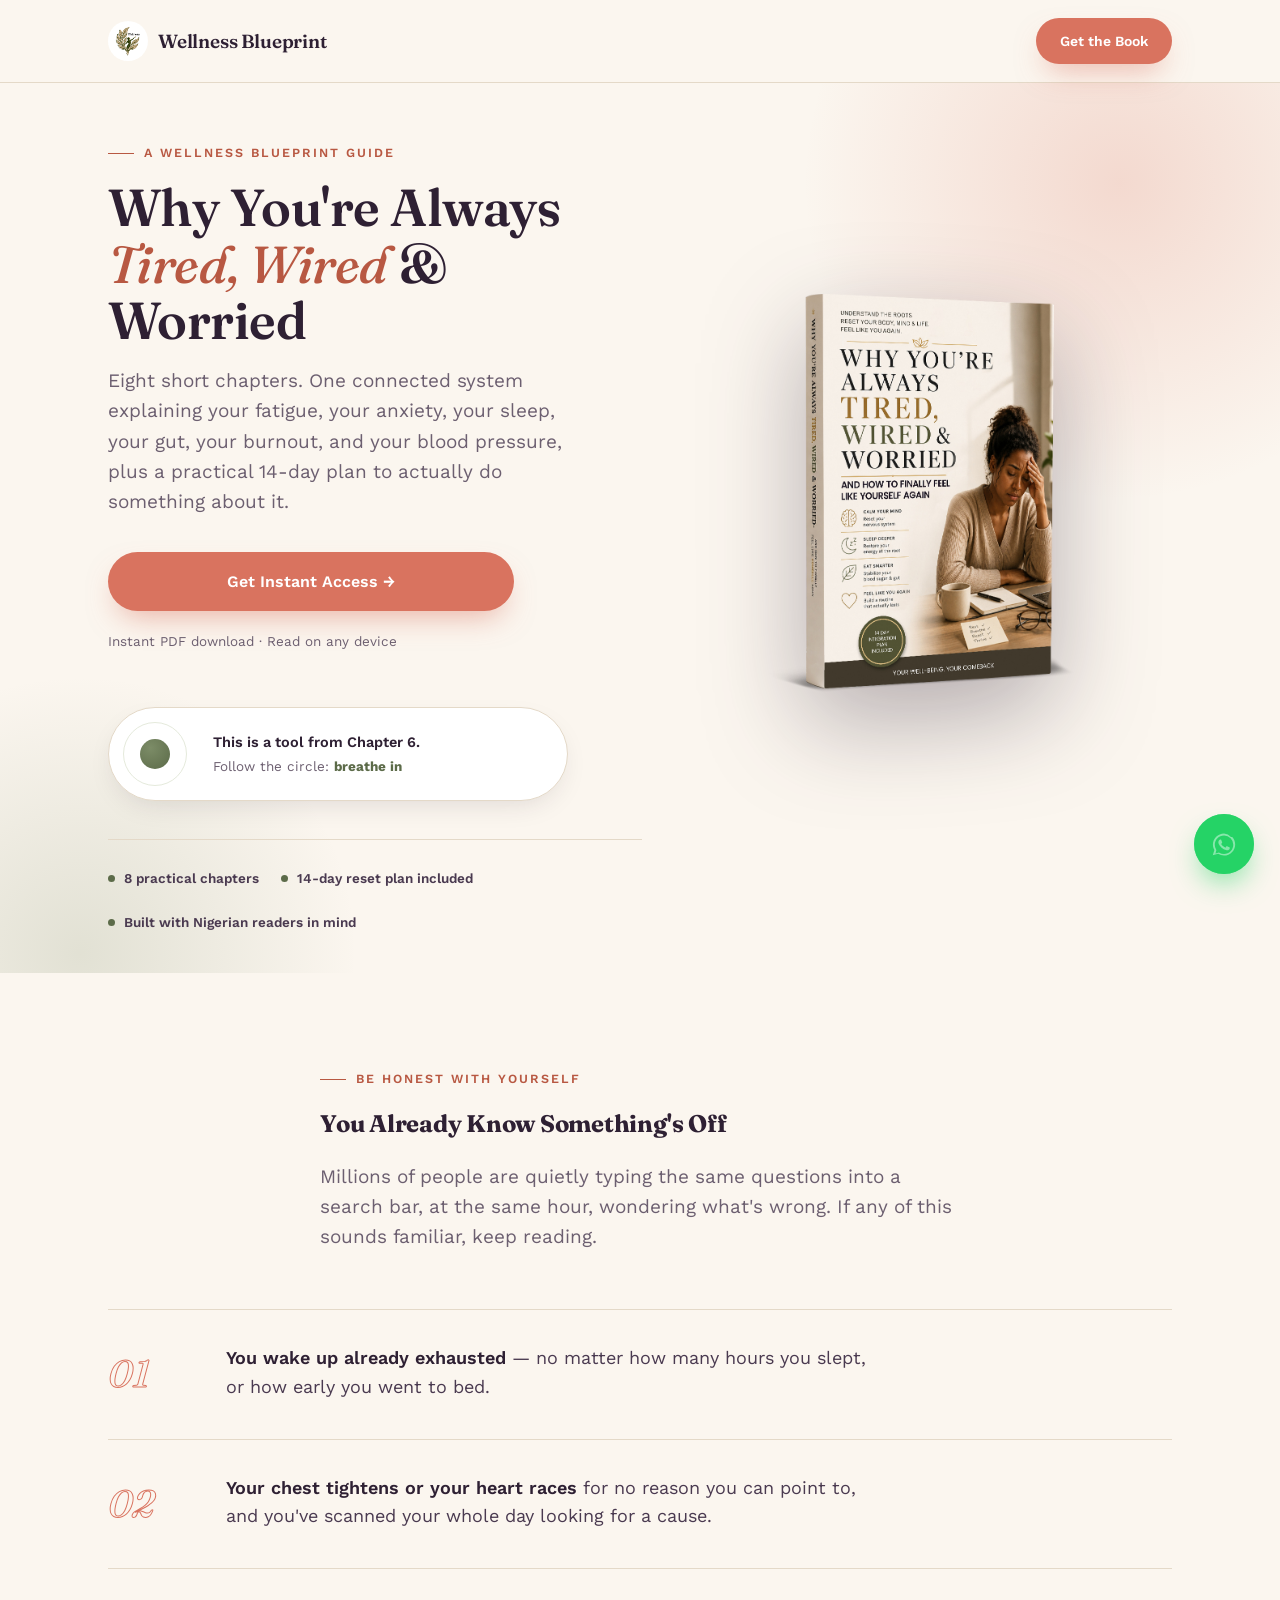
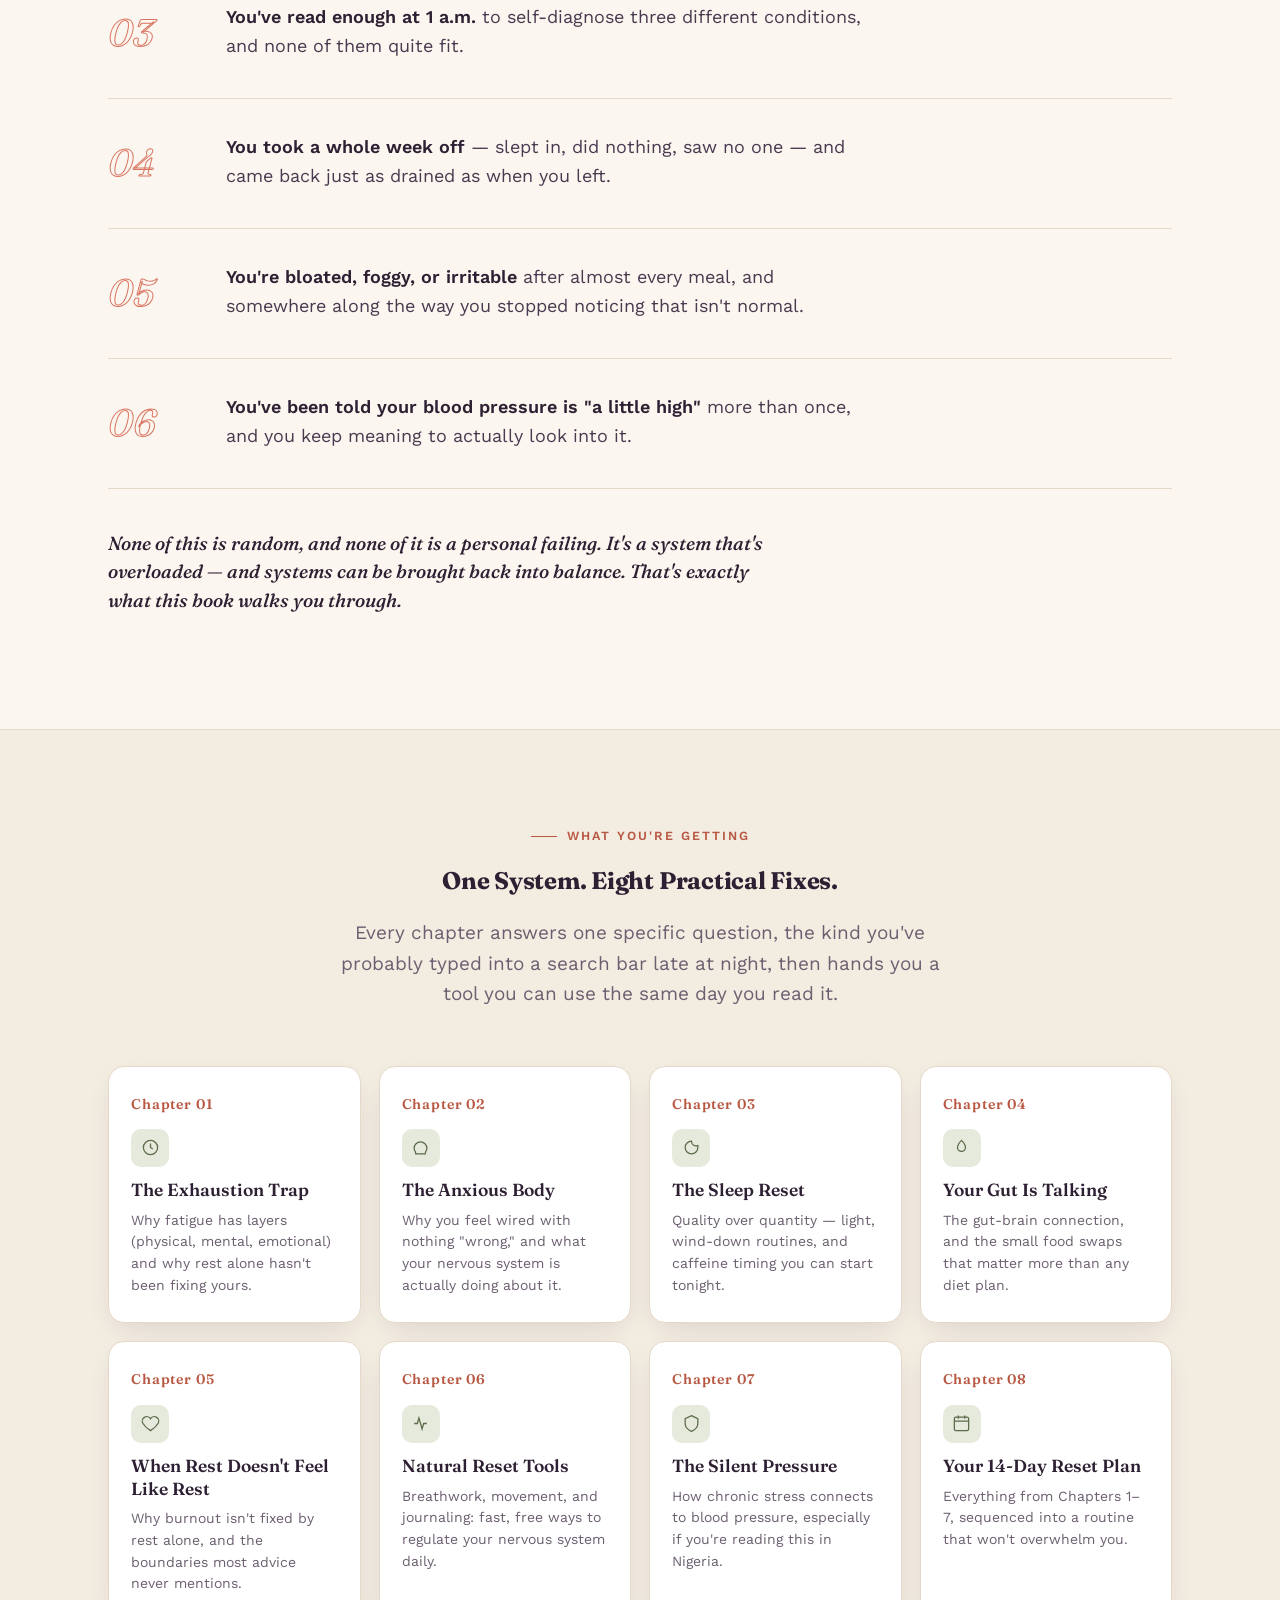
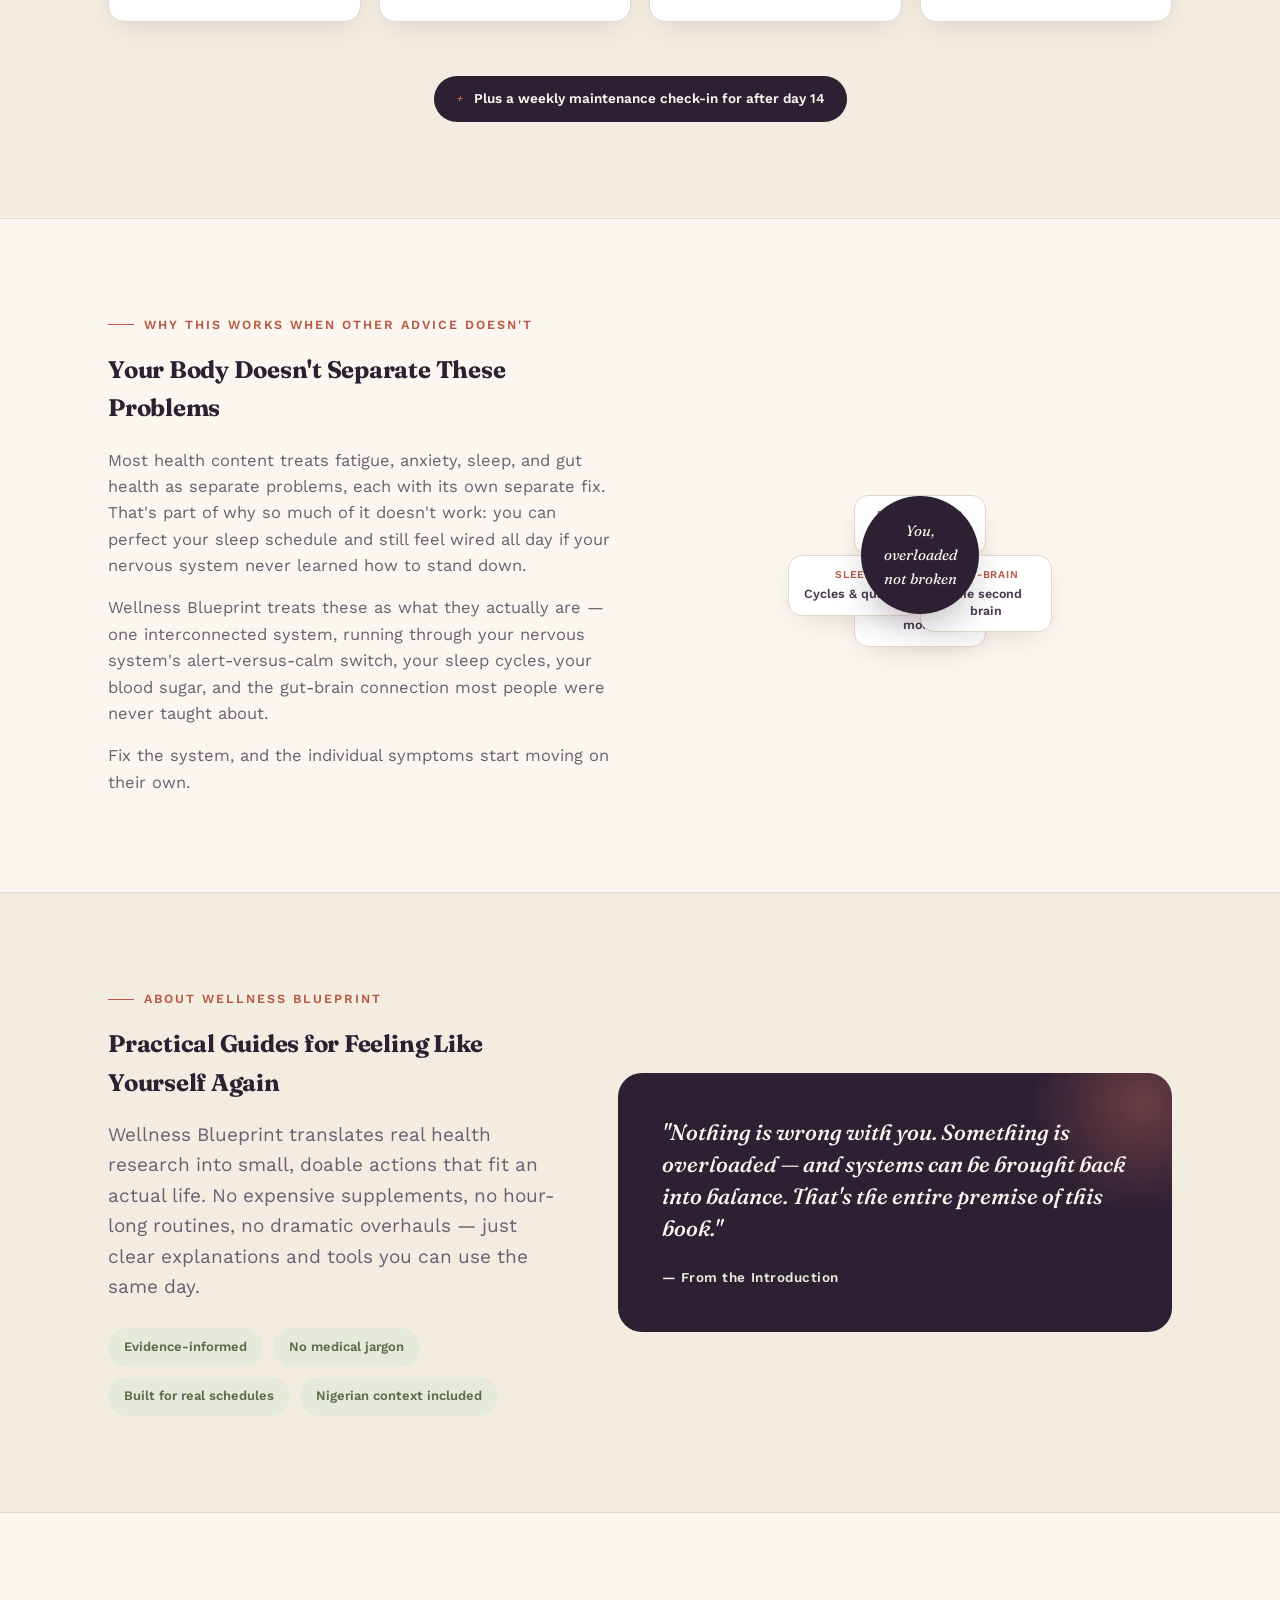
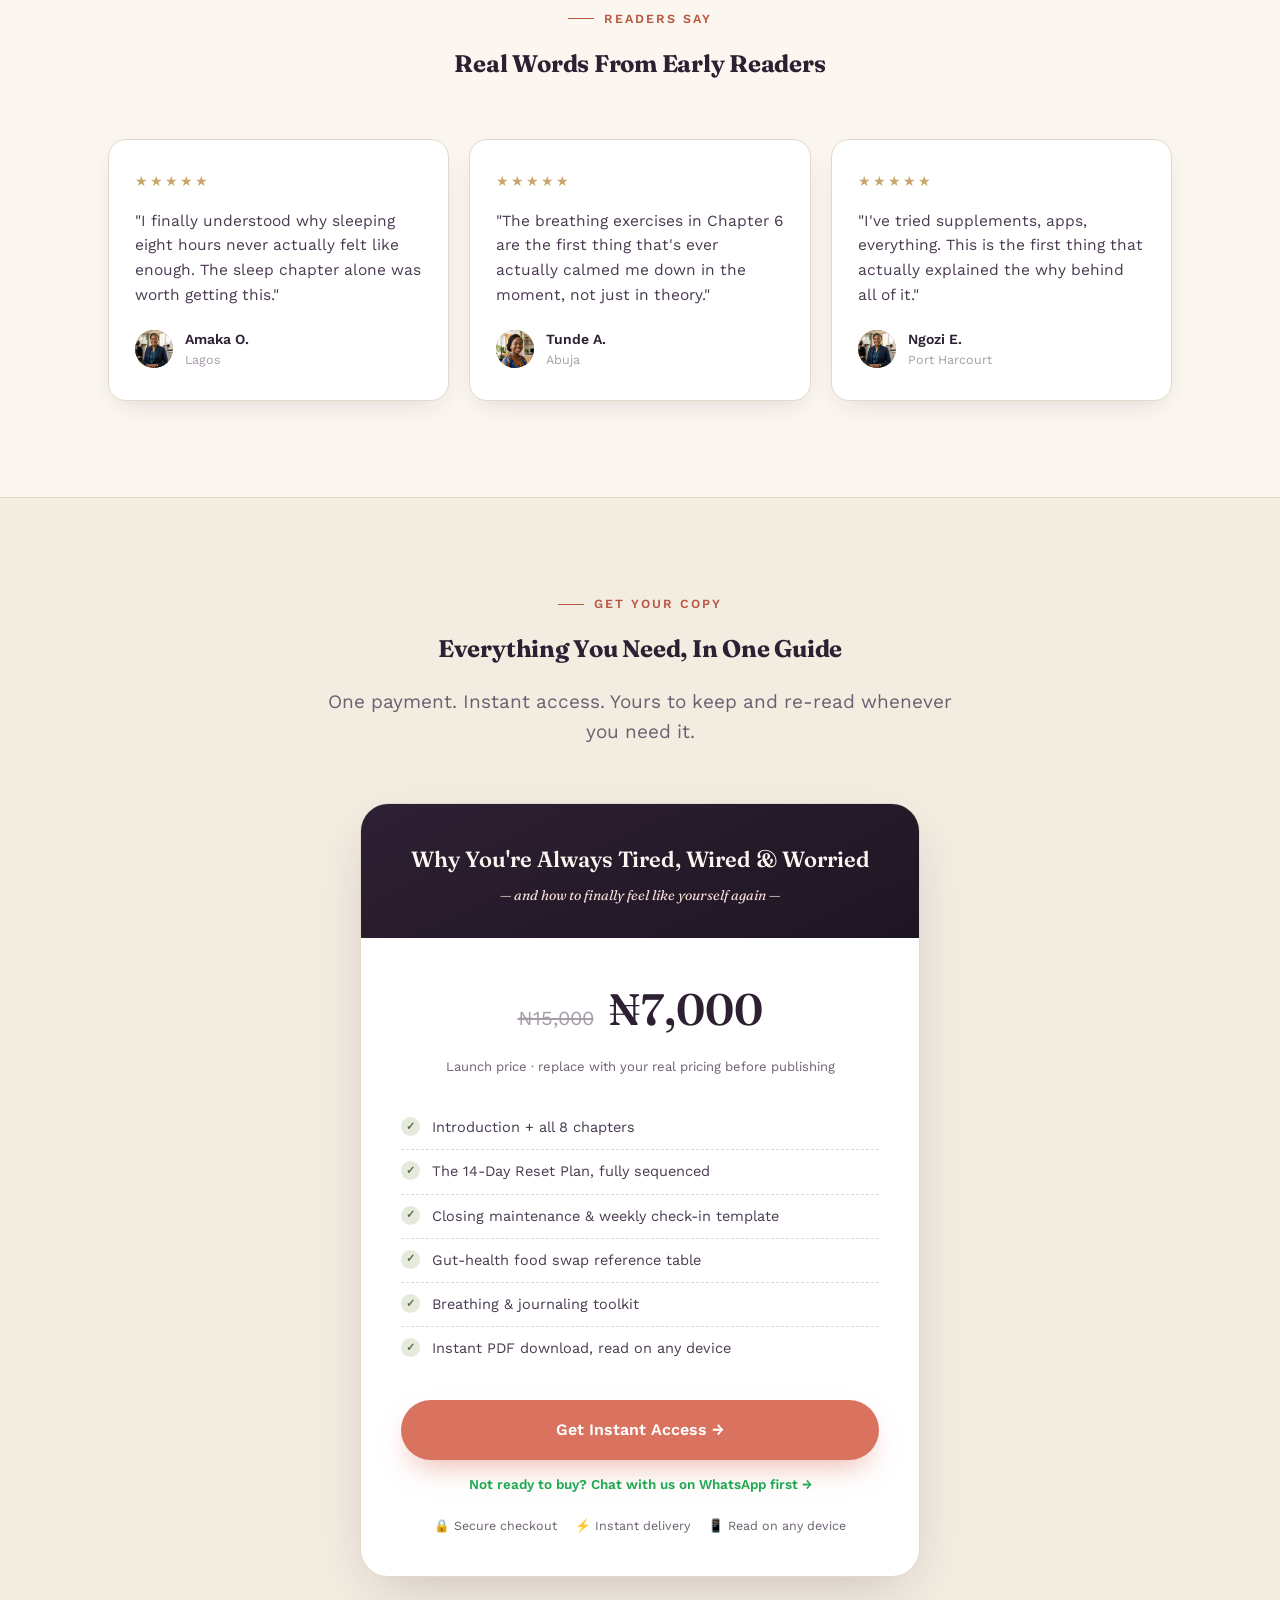
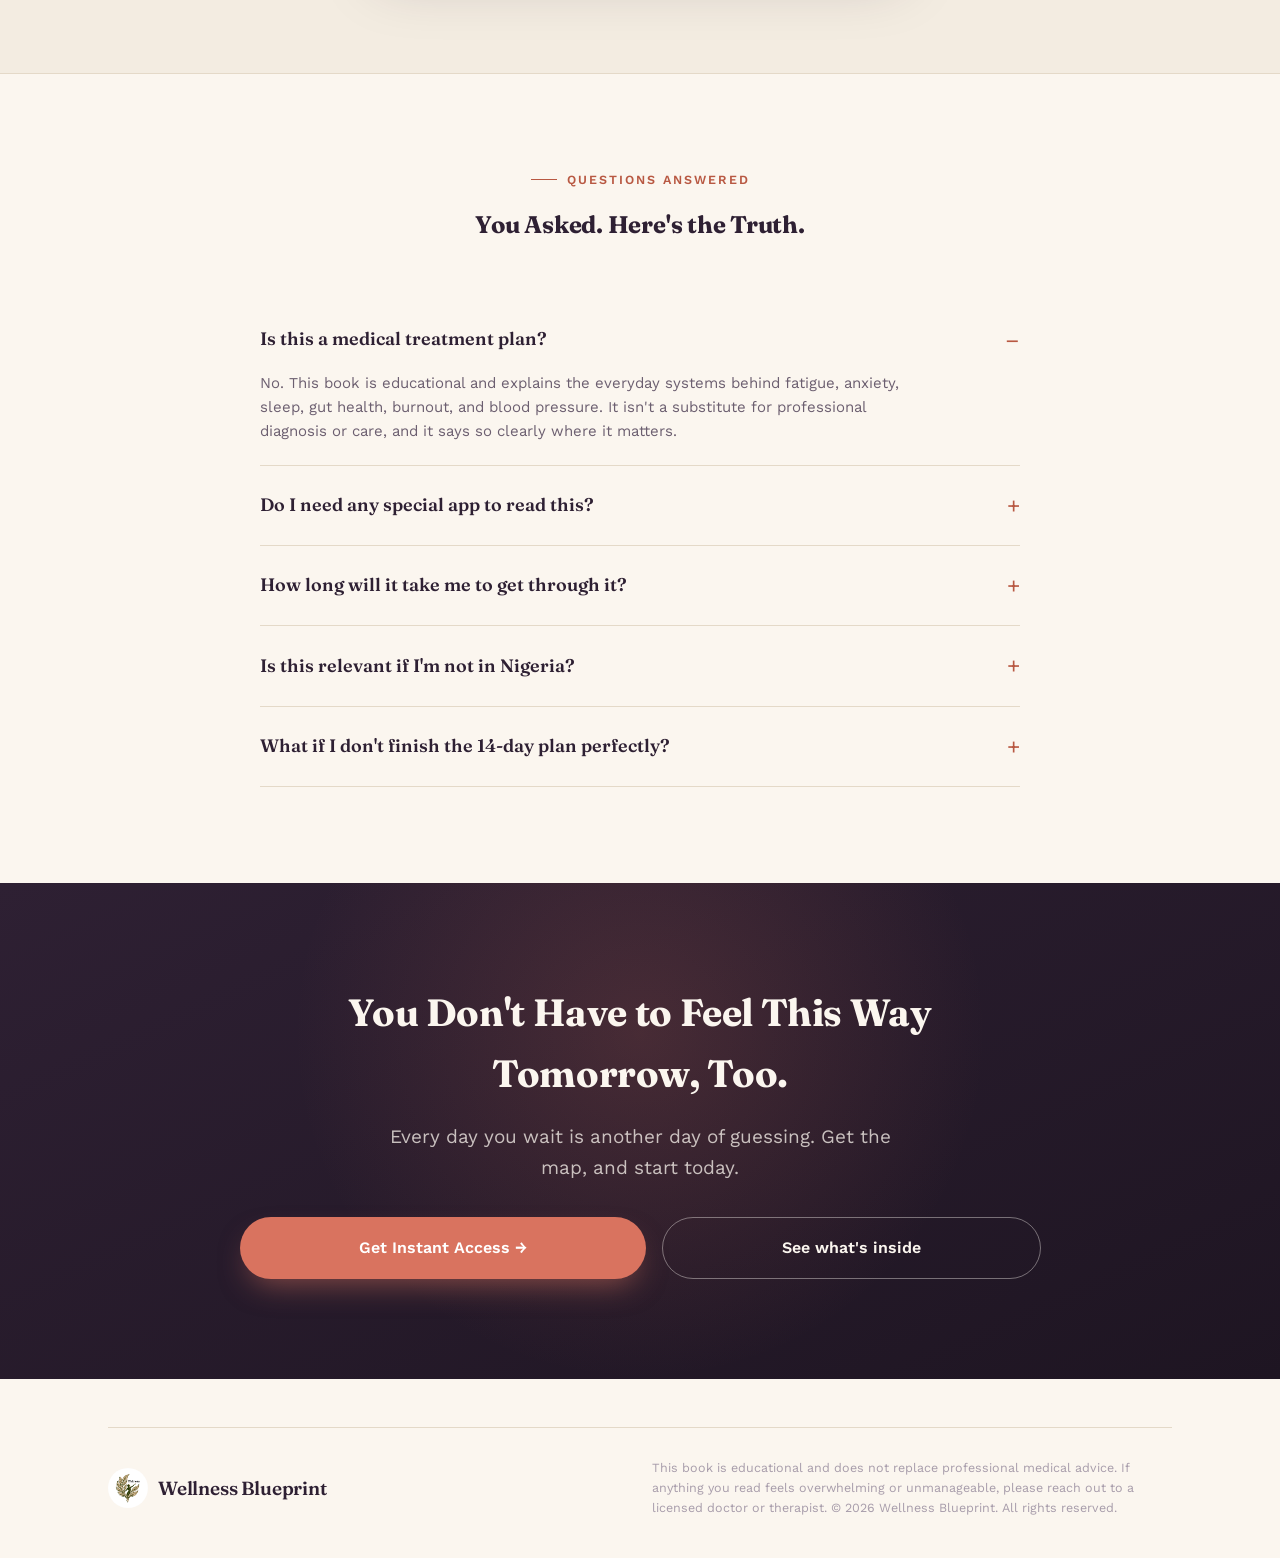
<file: index.html>
<!DOCTYPE html>
<html lang="en">
<head>
  <meta charset="UTF-8">
  <meta name="viewport" content="width=device-width, initial-scale=1.0">
  <title>Why You're Always Tired, Wired & Worried — Wellness Blueprint</title>
  <link rel="preconnect" href="https://fonts.googleapis.com">
  <link rel="icon" type="img/x-icon" href="img/favicon.ico">
  <link rel="preconnect" href="https://fonts.gstatic.com" crossorigin>
  <link href="https://fonts.googleapis.com/css2?family=Fraunces:ital,opsz,wght@0,9..144,400;0,9..144,500;0,9..144,600;0,9..144,700;1,9..144,500;1,9..144,600&family=Work+Sans:wght@400;500;600;700&display=swap" rel="stylesheet">
  <link rel="stylesheet" href="styles.css">
<!-- Meta Pixel Code -->
  <script>
    !function(f,b,e,v,n,t,s)
    {if(f.fbq)return;n=f.fbq=function(){n.callMethod?
    n.callMethod.apply(n,arguments):n.queue.push(arguments)};
    if(!f._fbq)f._fbq=n;n.push=n;n.loaded=!0;n.version='2.0';
    n.queue=[];t=b.createElement(e);t.async=!0;
    t.src=v;s=b.getElementsByTagName(e)[0];
    s.parentNode.insertBefore(t,s)}(window, document,'script',
    'https://connect.facebook.net/en_US/fbevents.js');
    fbq('init', '1030772333218949');
    fbq('track', 'PageView');
    </script>
    <noscript><img height="1" width="1" style="display:none"
    src="https://www.facebook.com/tr?id=1030772333218949&ev=PageView&noscript=1"
  /></noscript>
  <!-- End Meta Pixel Code -->
</head>
<body>

<header class="nav">
  <div class="nav-inner">
    <div class="brand">
      <span class="mark"><img src="img/logo.jpg" alt="">
      </span> Wellness Blueprint
    </div>
    <a href="https://selar.com/474410d18l" class="btn btn-primary nav-cta">Get the Book</a>
  </div>
</header>

<!-- HERO -->
<section class="hero">
  <div class="hero-glow"></div>
  <div class="hero-glow2"></div>
  <div class="container">
    <div class="hero-grid">
      <div>
        <div class="eyebrow">A Wellness Blueprint Guide</div>
        <h1>Why You're Always <em>Tired, Wired</em> & Worried</h1>
        <p class="lede">Eight short chapters. One connected system explaining your fatigue, your anxiety, your sleep, your gut, your burnout, and your blood pressure, plus a practical 14-day plan to actually do something about it.</p>

        <div class="hero-actions">
          <a href="https://selar.com/m/Isesele" class="btn btn-primary">Get Instant Access →</a>
          <span class="hero-note">Instant PDF download · Read on any device</span>
        </div>

        <div class="pacer-wrap">
          <div class="pacer-circle-wrap">
            <div class="pacer-ring"></div>
            <div class="pacer-dot"></div>
          </div>
          <div class="pacer-text">
            <strong>This is a tool from Chapter 6.</strong>
            Follow the circle: <span id="pacerLabel">breathe in</span>
          </div>
        </div>

        <div class="trust-row">
          <div class="trust-item"><span class="dot"></span>8 practical chapters</div>
          <div class="trust-item"><span class="dot"></span>14-day reset plan included</div>
          <div class="trust-item"><span class="dot"></span>Built with Nigerian readers in mind</div>
        </div>
      </div>

      <div class="book-stage">
        <div class="book">
          <img src="img/book112.png" alt="Why You're Always Tired, Wired & Worried — book cover mockup">
        </div>
      </div>
    </div>
  </div>
</section>

<!-- RECOGNITION -->
<section class="section">
  <div class="container">
    <div class="section-head">
      <div class="eyebrow">Be Honest With Yourself</div>
      <h2>You Already Know Something's Off</h2>
      <p class="lede">Millions of people are quietly typing the same questions into a search bar, at the same hour, wondering what's wrong. If any of this sounds familiar, keep reading.</p>
    </div>

    <div class="signs-list">
      <div class="sign-row">
        <div class="sign-num">01</div>
        <p><b>You wake up already exhausted</b> — no matter how many hours you slept, or how early you went to bed.</p>
      </div>
      <div class="sign-row">
        <div class="sign-num">02</div>
        <p><b>Your chest tightens or your heart races</b> for no reason you can point to, and you've scanned your whole day looking for a cause.</p>
      </div>
      <div class="sign-row">
        <div class="sign-num">03</div>
        <p><b>You've read enough at 1 a.m.</b> to self-diagnose three different conditions, and none of them quite fit.</p>
      </div>
      <div class="sign-row">
        <div class="sign-num">04</div>
        <p><b>You took a whole week off</b> — slept in, did nothing, saw no one — and came back just as drained as when you left.</p>
      </div>
      <div class="sign-row">
        <div class="sign-num">05</div>
        <p><b>You're bloated, foggy, or irritable</b> after almost every meal, and somewhere along the way you stopped noticing that isn't normal.</p>
      </div>
      <div class="sign-row">
        <div class="sign-num">06</div>
        <p><b>You've been told your blood pressure is "a little high"</b> more than once, and you keep meaning to actually look into it.</p>
      </div>
    </div>

    <p class="signs-close">None of this is random, and none of it is a personal failing. It's a system that's overloaded — and systems can be brought back into balance. That's exactly what this book walks you through.</p>
  </div>
</section>

<!-- WHAT'S INSIDE -->
<section class="section section-alt">
  <div class="container">
    <div class="section-head center" style="margin-left:auto;margin-right:auto;">
      <div class="eyebrow" style="justify-content:center;">What You're Getting</div>
      <h2>One System. Eight Practical Fixes.</h2>
      <p class="lede">Every chapter answers one specific question, the kind you've probably typed into a search bar late at night, then hands you a tool you can use the same day you read it.</p>
    </div>

    <div class="chapters-grid">
      <div class="chapter-card">
        <div class="num">Chapter 01</div>
        <div class="icon"><svg viewBox="0 0 24 24" fill="none" stroke-width="1.6"><circle cx="12" cy="12" r="9"/><path d="M12 7v5l3 2"/></svg></div>
        <h4>The Exhaustion Trap</h4>
        <p>Why fatigue has layers (physical, mental, emotional) and why rest alone hasn't been fixing yours.</p>
      </div>
      <div class="chapter-card">
        <div class="num">Chapter 02</div>
        <div class="icon"><svg viewBox="0 0 24 24" fill="none" stroke-width="1.6"><path d="M4 13a8 8 0 1116 0c0 3-2 4-2 7H6c0-3-2-4-2-7z"/></svg></div>
        <h4>The Anxious Body</h4>
        <p>Why you feel wired with nothing "wrong," and what your nervous system is actually doing about it.</p>
      </div>
      <div class="chapter-card">
        <div class="num">Chapter 03</div>
        <div class="icon"><svg viewBox="0 0 24 24" fill="none" stroke-width="1.6"><path d="M20 12a8 8 0 11-8-8 6 6 0 006 6 5 5 0 002-.4z"/></svg></div>
        <h4>The Sleep Reset</h4>
        <p>Quality over quantity — light, wind-down routines, and caffeine timing you can start tonight.</p>
      </div>
      <div class="chapter-card">
        <div class="num">Chapter 04</div>
        <div class="icon"><svg viewBox="0 0 24 24" fill="none" stroke-width="1.6"><path d="M12 3c3 3 5 6 5 9a5 5 0 01-10 0c0-3 2-6 5-9z"/></svg></div>
        <h4>Your Gut Is Talking</h4>
        <p>The gut-brain connection, and the small food swaps that matter more than any diet plan.</p>
      </div>
      <div class="chapter-card">
        <div class="num">Chapter 05</div>
        <div class="icon"><svg viewBox="0 0 24 24" fill="none" stroke-width="1.6"><path d="M12 21s-7-4.5-9.5-9A5.5 5.5 0 0112 6a5.5 5.5 0 019.5 6c-2.5 4.5-9.5 9-9.5 9z"/></svg></div>
        <h4>When Rest Doesn't Feel Like Rest</h4>
        <p>Why burnout isn't fixed by rest alone, and the boundaries most advice never mentions.</p>
      </div>
      <div class="chapter-card">
        <div class="num">Chapter 06</div>
        <div class="icon"><svg viewBox="0 0 24 24" fill="none" stroke-width="1.6"><path d="M4 12h4l2-7 4 14 2-7h4"/></svg></div>
        <h4>Natural Reset Tools</h4>
        <p>Breathwork, movement, and journaling: fast, free ways to regulate your nervous system daily.</p>
      </div>
      <div class="chapter-card">
        <div class="num">Chapter 07</div>
        <div class="icon"><svg viewBox="0 0 24 24" fill="none" stroke-width="1.6"><path d="M12 2l8 4v6c0 5-3.5 8-8 10-4.5-2-8-5-8-10V6z"/></svg></div>
        <h4>The Silent Pressure</h4>
        <p>How chronic stress connects to blood pressure, especially if you're reading this in Nigeria.</p>
      </div>
      <div class="chapter-card">
        <div class="num">Chapter 08</div>
        <div class="icon"><svg viewBox="0 0 24 24" fill="none" stroke-width="1.6"><rect x="3" y="4" width="18" height="17" rx="2"/><path d="M3 9h18M8 2v4M16 2v4"/></svg></div>
        <h4>Your 14-Day Reset Plan</h4>
        <p>Everything from Chapters 1–7, sequenced into a routine that won't overwhelm you.</p>
      </div>
    </div>

    <div class="center" style="margin-top:32px;">
      <span class="plan-tag"><span class="plus">+</span> Plus a weekly maintenance check-in for after day 14</span>
    </div>
  </div>
</section>

<!-- WHY ONE SYSTEM -->
<section class="section">
  <div class="container">
    <div class="system-wrap">
      <div class="system-copy">
        <div class="eyebrow">Why This Works When Other Advice Doesn't</div>
        <h2 style="margin-bottom:20px;">Your Body Doesn't Separate These Problems</h2>
        <p>Most health content treats fatigue, anxiety, sleep, and gut health as separate problems, each with its own separate fix. That's part of why so much of it doesn't work: you can perfect your sleep schedule and still feel wired all day if your nervous system never learned how to stand down.</p>
        <p>Wellness Blueprint treats these as what they actually are — one interconnected system, running through your nervous system's alert-versus-calm switch, your sleep cycles, your blood sugar, and the gut-brain connection most people were never taught about.</p>
        <p>Fix the system, and the individual symptoms start moving on their own.</p>
      </div>
      <div class="diagram">
        <svg class="lines" viewBox="0 0 100 100" preserveAspectRatio="none">
          <line x1="50" y1="8" x2="50" y2="38"/>
          <line x1="92" y1="42" x2="63" y2="50"/>
          <line x1="50" y1="92" x2="50" y2="62"/>
          <line x1="8" y1="42" x2="37" y2="50"/>
        </svg>
        <div class="diagram-node n1"><span>Nervous System</span>Alert vs. calm mode</div>
        <div class="diagram-node n2"><span>Sleep</span>Cycles &amp; quality</div>
        <div class="diagram-node n3"><span>Blood Sugar</span>Energy stability</div>
        <div class="diagram-node n4"><span>Gut-Brain</span>The second brain</div>
        <div class="diagram-center">You,<br>overloaded<br>not broken</div>
      </div>
    </div>
  </div>
</section>

<!-- ABOUT -->
<section class="section section-alt">
  <div class="container">
    <div class="about-wrap">
      <div>
        <div class="eyebrow">About Wellness Blueprint</div>
        <h2 style="margin-bottom:18px;">Practical Guides for Feeling Like Yourself Again</h2>
        <p class="lede" style="margin-top:0;">Wellness Blueprint translates real health research into small, doable actions that fit an actual life. No expensive supplements, no hour-long routines, no dramatic overhauls — just clear explanations and tools you can use the same day.</p>
        <div class="badge-row">
          <span class="badge">Evidence-informed</span>
          <span class="badge">No medical jargon</span>
          <span class="badge">Built for real schedules</span>
          <span class="badge">Nigerian context included</span>
        </div>
      </div>
      <div class="about-card">
        <div class="quote">"Nothing is wrong with you. Something is overloaded — and systems can be brought back into balance. That's the entire premise of this book."</div>
        <div class="who">— From the Introduction</div>
      </div>
    </div>
  </div>
</section>

<!-- TESTIMONIALS -->
<section class="section">
  <div class="container">
    <div class="section-head center" style="margin-left:auto;margin-right:auto;">
      <div class="eyebrow" style="justify-content:center;">Readers Say</div>
      <h2>Real Words From Early Readers</h2>
    </div>
    <div class="testi-grid">
      <div class="testi-card">
        <div class="stars">★★★★★</div>
        <p>"I finally understood why sleeping eight hours never actually felt like enough. The sleep chapter alone was worth getting this."</p>
        <div class="testi-who">
          <div class="testi-avatar"><img src="img/NigerianWoman_50s.jpeg" alt=""></div>
          <div><div class="testi-name">Amaka O.</div><div class="testi-loc">Lagos</div></div>
        </div>
      </div>
      <div class="testi-card">
        <div class="stars">★★★★★</div>
        <p>"The breathing exercises in Chapter 6 are the first thing that's ever actually calmed me down in the moment, not just in theory."</p>
        <div class="testi-who">
          <div class="testi-avatar"><img src="img/NigerianWoman.jpeg" alt=""></div>
          <div><div class="testi-name">Tunde A.</div><div class="testi-loc">Abuja</div></div>
        </div>
      </div>
      <div class="testi-card">
        <div class="stars">★★★★★</div>
        <p>"I've tried supplements, apps, everything. This is the first thing that actually explained the why behind all of it."</p>
        <div class="testi-who">
          <div class="testi-avatar"><img src="img/NigerianWoman_50s.jpeg" alt=""></div>
          <div><div class="testi-name">Ngozi E.</div><div class="testi-loc">Port Harcourt</div></div>
        </div>
      </div>
    </div>
  </div>
</section>

<!-- PRICING -->
<section class="section section-alt" id="pricing">
  <div class="container">
    <div class="section-head center" style="margin-left:auto;margin-right:auto;">
      <div class="eyebrow" style="justify-content:center;">Get Your Copy</div>
      <h2>Everything You Need, In One Guide</h2>
      <p class="lede">One payment. Instant access. Yours to keep and re-read whenever you need it.</p>
    </div>

    <div class="price-card">
      <div class="price-top">
        <div class="book-title">Why You're Always Tired, Wired & Worried</div>
        <div class="book-sub">— and how to finally feel like yourself again —</div>
      </div>
      <div class="price-body">
        <div class="price-row">
          <span class="price-old">₦15,000</span>
          <span class="price-new">₦7,000</span>
        </div>
        <p class="price-caption">Launch price · replace with your real pricing before publishing</p>

        <ul class="price-features">
          <li><span class="check">✓</span> Introduction + all 8 chapters</li>
          <li><span class="check">✓</span> The 14-Day Reset Plan, fully sequenced</li>
          <li><span class="check">✓</span> Closing maintenance &amp; weekly check-in template</li>
          <li><span class="check">✓</span> Gut-health food swap reference table</li>
          <li><span class="check">✓</span> Breathing &amp; journaling toolkit</li>
          <li><span class="check">✓</span> Instant PDF download, read on any device</li>
        </ul>

        <a href="https://selar.com/474410d18l" class="btn btn-primary price-cta">Get Instant Access →</a>
        <a href="https://wa.me/2347062191843?text=Hi!+I+have+a+question+before+buying+the+Tired,+Wired+and+Worried+ebook" target="_blank" rel="noopener" onclick="fbq('track', 'Contact');" class="price-wa-link">Not ready to buy? Chat with us on WhatsApp first →</a>
        <div class="price-trust">
          <span>🔒 Secure checkout</span>
          <span>⚡ Instant delivery</span>
          <span>📱 Read on any device</span>
        </div>
      </div>
    </div>
  </div>
</section>

<!-- FAQ -->
<section class="section">
  <div class="container">
    <div class="section-head center" style="margin-left:auto;margin-right:auto;">
      <div class="eyebrow" style="justify-content:center;">Questions Answered</div>
      <h2>You Asked. Here's the Truth.</h2>
    </div>
    <div class="faq-list">
      <details open>
        <summary>Is this a medical treatment plan?</summary>
        <p>No. This book is educational and explains the everyday systems behind fatigue, anxiety, sleep, gut health, burnout, and blood pressure. It isn't a substitute for professional diagnosis or care, and it says so clearly where it matters.</p>
      </details>
      <details>
        <summary>Do I need any special app to read this?</summary>
        <p>No. It's delivered as a PDF you can read on your phone, tablet, or computer — no app, no subscription, nothing extra to install.</p>
      </details>
      <details>
        <summary>How long will it take me to get through it?</summary>
        <p>Each chapter is a short, focused read (10–15 minutes) built around one question. Most readers finish the whole book in a few sittings, then use the 14-day plan alongside it.</p>
      </details>
      <details>
        <summary>Is this relevant if I'm not in Nigeria?</summary>
        <p>Yes. The core explanations apply everywhere. A few sections, like food swaps and blood pressure context, include specific relevance for Nigerian and African readers, but the tools work regardless of where you live.</p>
      </details>
      <details>
        <summary>What if I don't finish the 14-day plan perfectly?</summary>
        <p>That's expected, and the book says so directly. Missing a day doesn't mean starting over — the plan is built to be picked back up, not followed perfectly.</p>
      </details>
    </div>
  </div>
</section>

<!-- FINAL CTA -->
<section class="final-cta">
  <div class="container">
    <h2>You Don't Have to Feel This Way Tomorrow, Too.</h2>
    <p class="lede">Every day you wait is another day of guessing. Get the map, and start today.</p>
    <div class="actions">
      <a href="https://selar.com/474410d18l" class="btn btn-primary">Get Instant Access →</a>
      <a href="#pricing" class="btn btn-ghost">See what's inside</a>
    </div>
  </div>
</section>

<footer>
  <div class="container">
    <div class="footer-inner">
      <div class="brand"><span class="mark"><img src="img/logo.jpg" alt=""></span> Wellness Blueprint</div>
      <div class="footer-note">This book is educational and does not replace professional medical advice. If anything you read feels overwhelming or unmanageable, please reach out to a licensed doctor or therapist. © 2026 Wellness Blueprint. All rights reserved.</div>
    </div>
  </div>
</footer>

<a href="https://wa.me/2347062191843?text=Hi!+I'd+like+to+know+more+about+the+Tired,+Wired+and+Worried+ebook" target="_blank" rel="noopener" onclick="fbq('track', 'Contact');" class="wa-float" aria-label="Chat on WhatsApp">
  <span class="wa-ping"></span>
  <svg viewBox="0 0 24 24"><path d="M17.6 6.32A8.85 8.85 0 0012.03 3.5c-4.9 0-8.9 4-8.9 8.9 0 1.57.41 3.1 1.19 4.45L3 21l4.28-1.12a8.9 8.9 0 004.75 1.36h.01c4.9 0 8.9-4 8.9-8.9 0-2.38-.93-4.62-2.34-6.02zm-5.57 13.7h-.01a7.4 7.4 0 01-3.77-1.03l-.27-.16-2.8.74.75-2.73-.18-.28a7.38 7.38 0 01-1.13-3.96c0-4.08 3.32-7.4 7.41-7.4a7.36 7.36 0 017.4 7.4c0 4.08-3.32 7.42-7.4 7.42zm4.06-5.55c-.22-.11-1.31-.65-1.51-.72-.2-.07-.35-.11-.5.11-.15.22-.58.72-.71.87-.13.15-.26.17-.48.06-.22-.11-.94-.35-1.79-1.11-.66-.59-1.11-1.32-1.24-1.54-.13-.22-.01-.34.1-.45.1-.1.22-.26.33-.39.11-.13.15-.22.22-.37.07-.15.04-.28-.02-.39-.06-.11-.5-1.21-.69-1.66-.18-.44-.37-.38-.5-.38-.13-.01-.28-.01-.43-.01a.83.83 0 00-.6.28c-.2.22-.79.77-.79 1.87s.81 2.17.92 2.32c.11.15 1.6 2.44 3.87 3.42.54.23.96.37 1.29.48.54.17 1.03.15 1.42.09.43-.06 1.31-.54 1.5-1.05.18-.51.18-.95.13-1.05-.05-.1-.2-.16-.42-.27z"/></svg>
</a>

<script>
  const phases = [
    {label:"breathe in", ms:4000},
    {label:"hold", ms:2000},
    {label:"breathe out", ms:4000},
    {label:"hold", ms:2000}
  ];
  let i = 0;
  const labelEl = document.getElementById('pacerLabel');
  function cycle(){
    labelEl.textContent = phases[i].label;
    setTimeout(()=>{
      i = (i+1) % phases.length;
      cycle();
    }, phases[i].ms);
  }
  cycle();
</script>

</body>
</html>
</file>
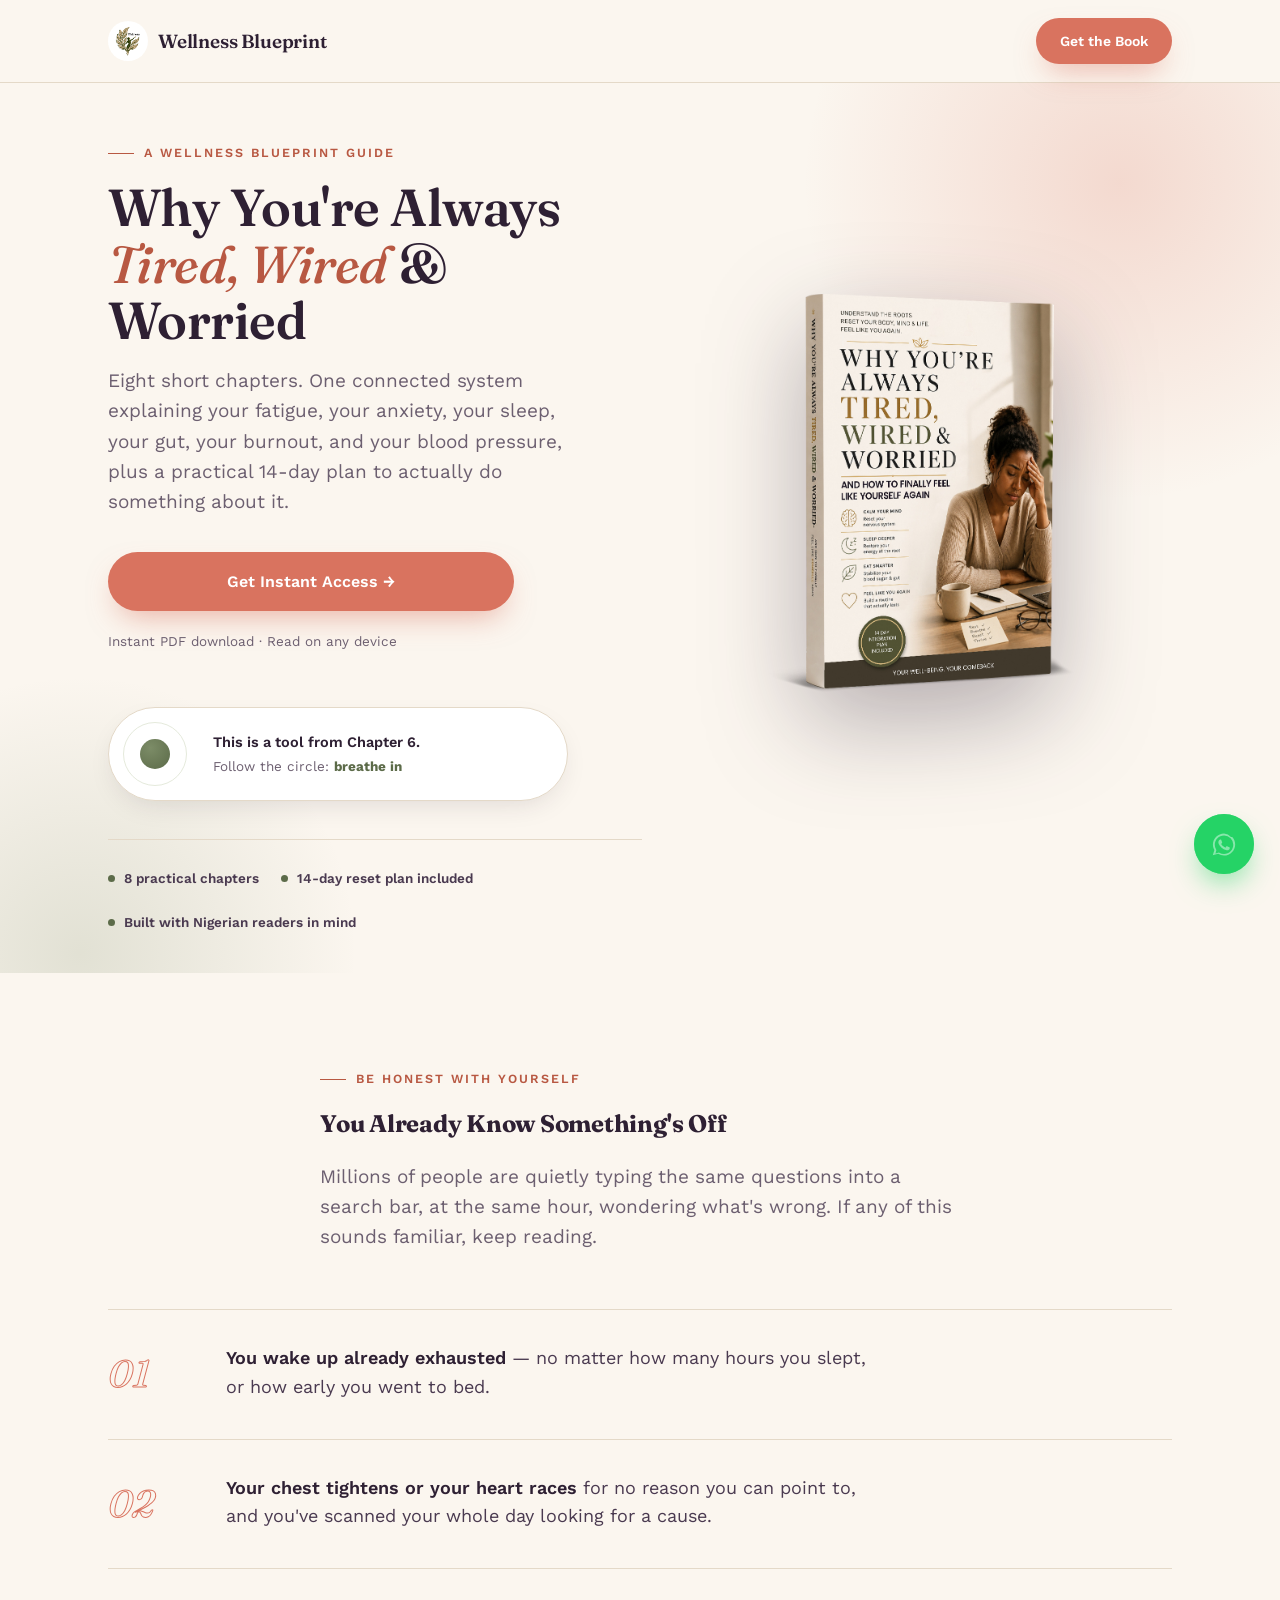
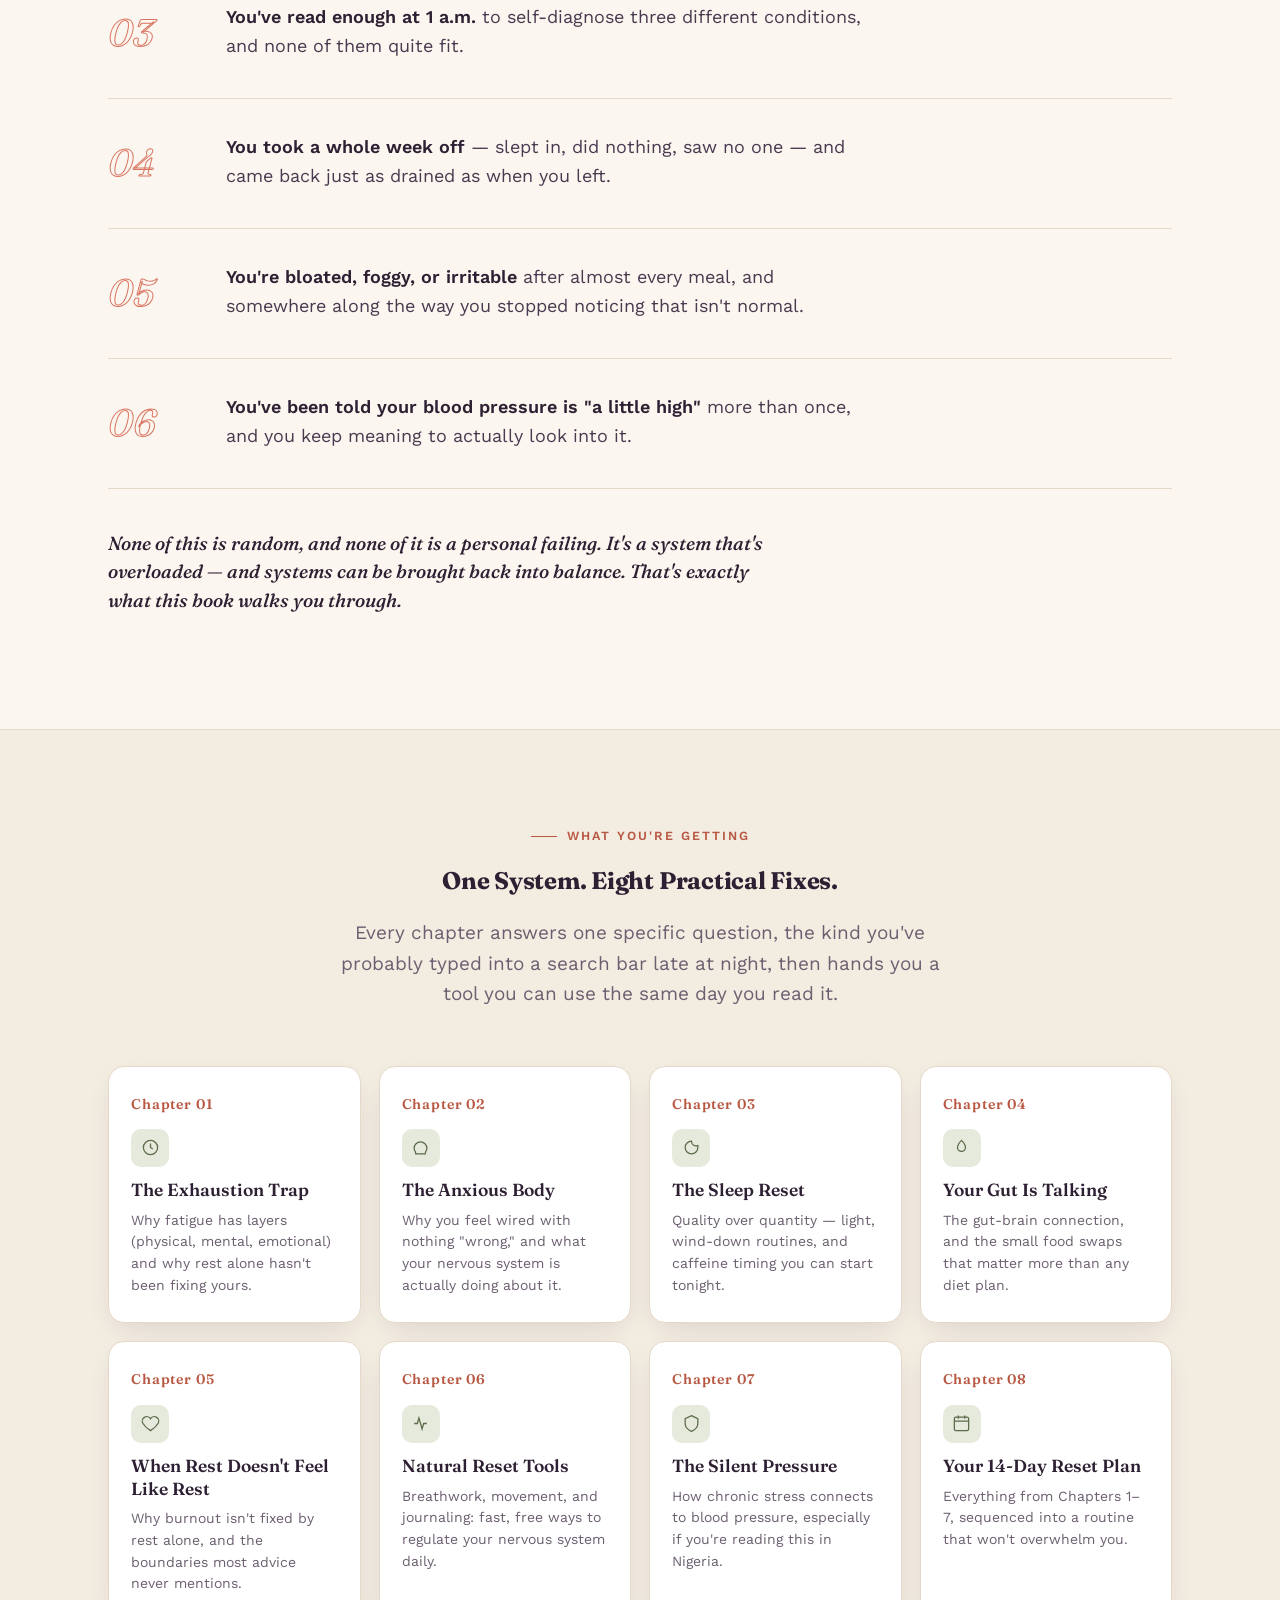
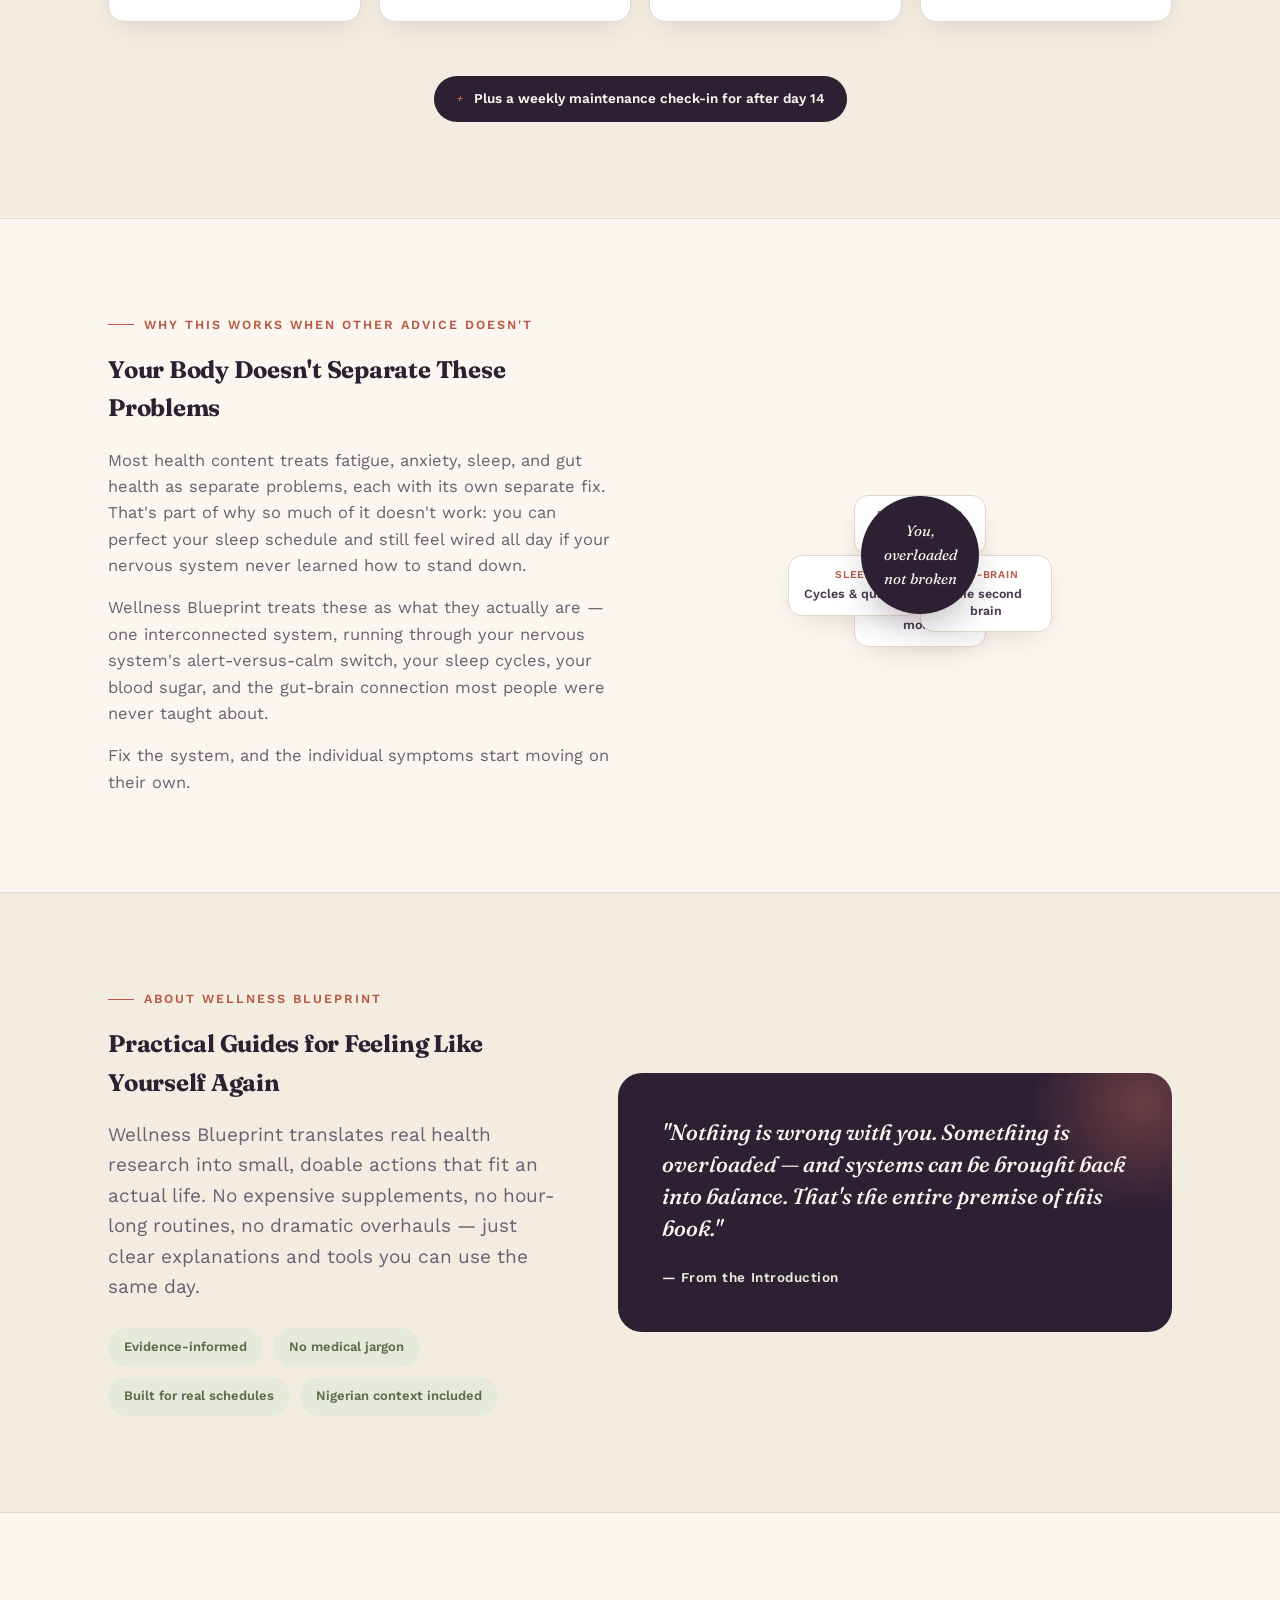
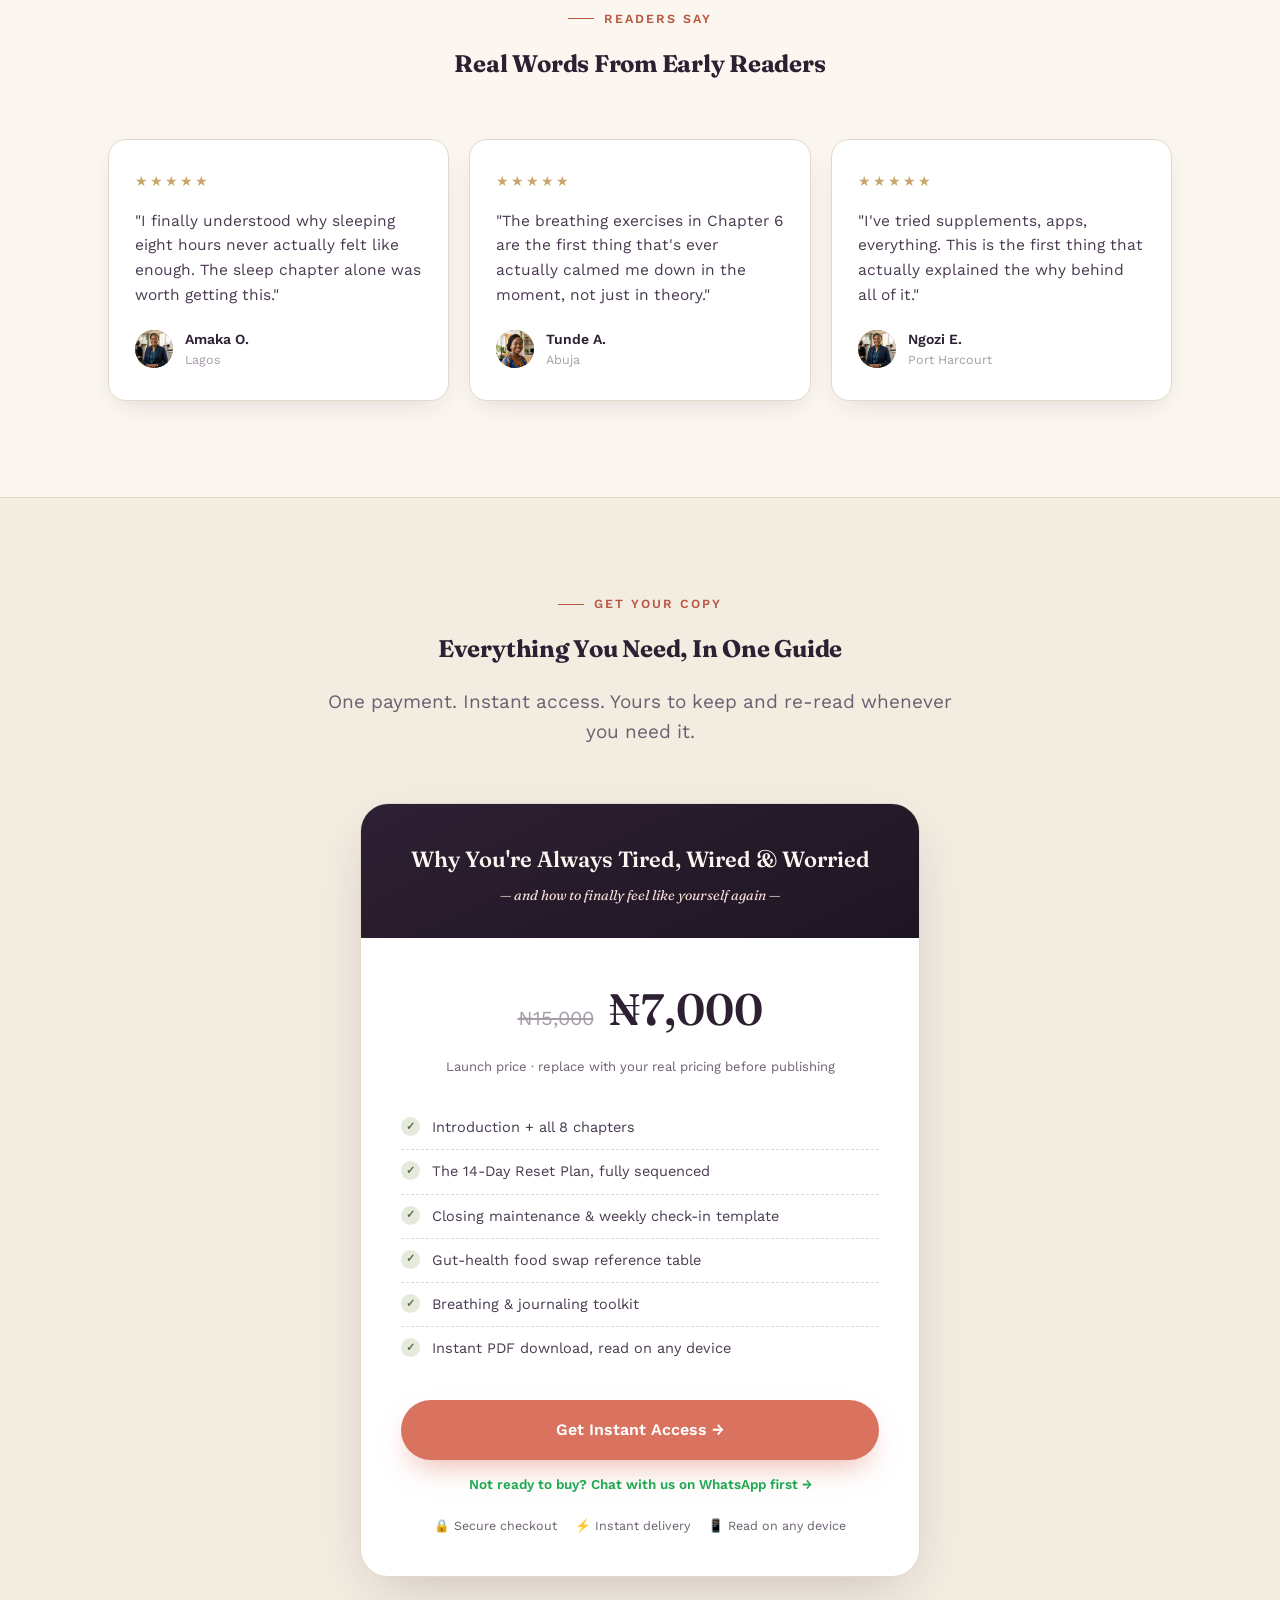
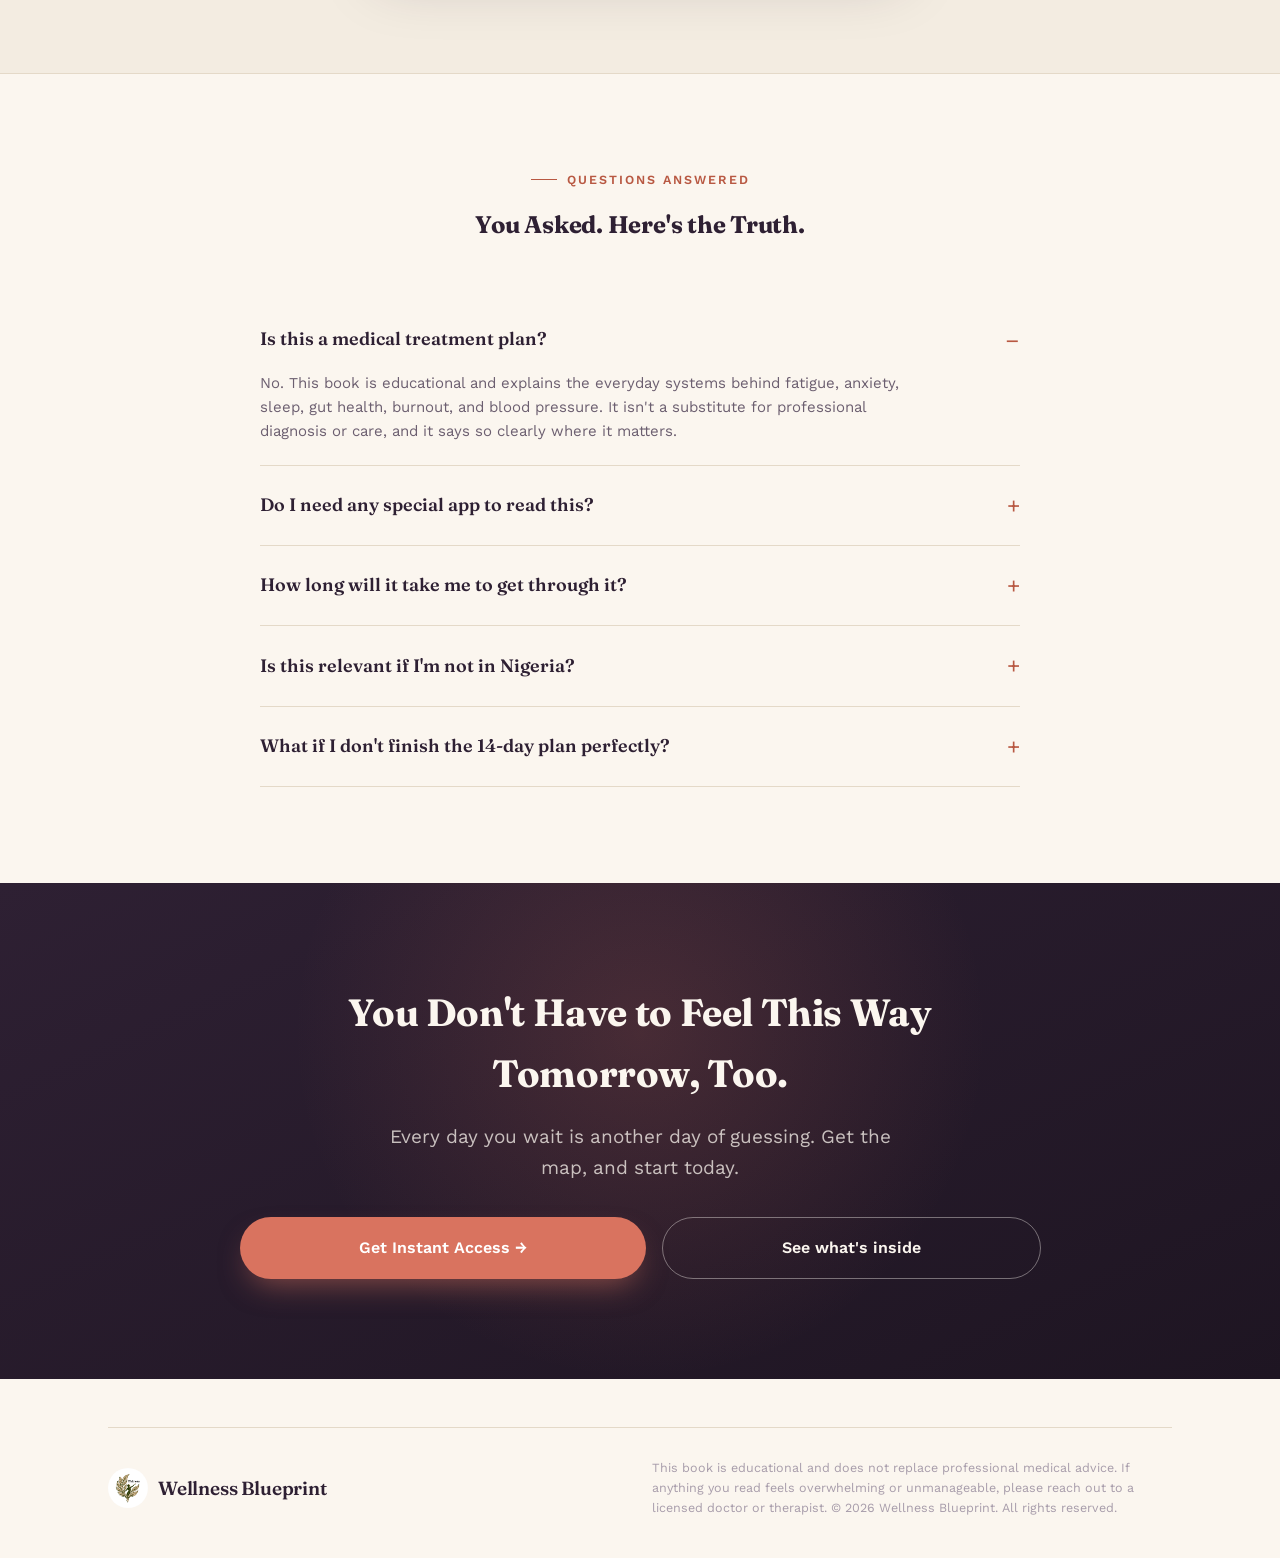
<file: Wellness_Blueprint_Landing_Page.html>
<!DOCTYPE html>
<html lang="en">
<head>
<meta charset="UTF-8">
<meta name="viewport" content="width=device-width, initial-scale=1.0">
<title>Why You're Always Tired, Wired & Worried — Wellness Blueprint</title>
<link rel="preconnect" href="https://fonts.googleapis.com">
<link rel="icon" type="img/x-icon" href="img/favicon.ico">
<link rel="preconnect" href="https://fonts.gstatic.com" crossorigin>
<link href="https://fonts.googleapis.com/css2?family=Fraunces:ital,opsz,wght@0,9..144,400;0,9..144,500;0,9..144,600;0,9..144,700;1,9..144,500;1,9..144,600&family=Work+Sans:wght@400;500;600;700&display=swap" rel="stylesheet">
<style>
  :root{
    --cream:#FBF6EF;
    --paper:#F3ECE1;
    --paper-line:#E4D9C8;
    --plum:#2E2033;
    --plum-deep:#1E1522;
    --plum-soft:#4A3A50;
    --ink:#241E2C;
    --ink-soft:#6C5F70;
    --ink-faint:#A79CAA;
    --coral:#D9735F;
    --coral-deep:#B85842;
    --coral-tint:#F3DDD4;
    --sage:#7C8C67;
    --sage-deep:#5C6B49;
    --sage-tint:#E5EADC;
    --gold:#C9A66B;
    --shadow-soft: 0 20px 60px -20px rgba(46,32,51,0.25);
    --shadow-card: 0 10px 30px -12px rgba(46,32,51,0.18);
    --radius: 20px;
    --font-display:'Fraunces', serif;
    --font-body:'Work Sans', sans-serif;
  }

  *{ box-sizing:border-box; }
  html{ scroll-behavior:smooth; }
  body{
    margin:0;
    background:var(--cream);
    color:var(--ink);
    font-family:var(--font-body);
    line-height:1.6;
    -webkit-font-smoothing:antialiased;
  }
  img{ max-width:100%; display:block; }
  a{ color:inherit; }
  .container{
    max-width:1120px;
    margin:0 auto;
    padding:0 28px;
  }
  .eyebrow{
    font-family:var(--font-body);
    font-size:12.5px;
    font-weight:600;
    letter-spacing:0.16em;
    text-transform:uppercase;
    color:var(--coral-deep);
    display:flex;
    align-items:center;
    gap:10px;
    margin-bottom:16px;
  }
  .eyebrow::before{
    content:"";
    width:26px;
    height:1px;
    background:var(--coral-deep);
    display:inline-block;
  }
  h1,h2,h3{
    font-family:var(--font-display);
    color:var(--plum);
    margin:0;
    letter-spacing:-0.01em;
  }
  .section{ padding:96px 0; }
  .section-alt{ background:var(--paper); border-top:1px solid var(--paper-line); border-bottom:1px solid var(--paper-line); }
  .center{ text-align:center; }
  .section-head{ max-width:640px; margin:0 auto 56px; }
  .section-head.left{ margin:0 0 56px; }
  .lede{
    font-size:19px;
    color:var(--ink-soft);
    margin-top:18px;
  }
  .btn{
    display:inline-flex;
    align-items:center;
    justify-content:center;
    gap:10px;
    font-family:var(--font-body);
    font-weight:600;
    font-size:16px;
    padding:17px 119px;
    border-radius:100px;
    text-decoration:none;
    cursor:pointer;
    border:none;
    transition:transform .25s ease, box-shadow .25s ease, background .25s ease;
    white-space:nowrap;
  }
  .btn-primary{
    background:var(--coral);
    color:#fff;
    box-shadow:0 14px 30px -10px rgba(217,115,95,0.55);
  }
  .btn-primary:hover{ background:var(--coral-deep); transform:translateY(-2px); box-shadow:0 18px 34px -10px rgba(184,88,66,0.55); }
  .btn-ghost{
    background:transparent;
    color:var(--cream);
    border:1px solid rgba(251,246,239,0.4);
  }
  .btn-ghost:hover{ background:rgba(251,246,239,0.1); }
  .btn-dark{
    background:var(--plum);
    color:var(--cream);
  }
  .btn-dark:hover{ background:var(--plum-deep); transform:translateY(-2px); }
  .btn-whatsapp{
    background:#25D366;
    color:#fff;
    box-shadow:0 14px 30px -10px rgba(37,211,102,0.55);
  }
  .btn-whatsapp:hover{ background:#1DA851; transform:translateY(-2px); box-shadow:0 18px 34px -10px rgba(29,168,81,0.55); }

  /* floating whatsapp bubble */
  .wa-float{
    position:fixed;
    bottom:26px; right:26px;
    z-index:200;
    width:60px; height:60px;
    border-radius:50%;
    background:#25D366;
    display:flex; align-items:center; justify-content:center;
    box-shadow:0 14px 30px -8px rgba(37,211,102,0.65);
    transition:transform .25s ease, box-shadow .25s ease;
  }
  .wa-float:hover{ transform:translateY(-3px) scale(1.05); box-shadow:0 18px 36px -8px rgba(29,168,81,0.7); }
  .wa-float svg{ width:30px; height:30px; fill:#fff; }
  .wa-float .wa-ping{
    position:absolute; inset:0; border-radius:50%;
    background:#25D366;
    opacity:0.55;
    animation:waPing 2.4s ease-out infinite;
  }
  @keyframes waPing{
    0%{ transform:scale(1); opacity:0.5; }
    100%{ transform:scale(1.7); opacity:0; }
  }
  @media (max-width:560px){
    .wa-float{ width:54px; height:54px; bottom:18px; right:18px; }
    .wa-float svg{ width:26px; height:26px; }
  }

  /* ---------- NAV ---------- */
  header.nav{
    position:sticky; top:0; z-index:50;
    background:rgba(251,246,239,0.86);
    backdrop-filter:blur(10px);
    border-bottom:1px solid var(--paper-line);
  }
  .nav-inner{
    display:flex; align-items:center; justify-content:space-between;
    padding:18px 28px;
    max-width:1120px; margin:0 auto;
  }
  .brand{
    display:flex; align-items:center; gap:10px;
    font-family:var(--font-display);
    font-weight:600;
    font-size:19px;
    color:var(--plum);
    letter-spacing:-0.01em;
  }
  .brand .mark{
    width:40px; height:40px; 
    border-radius:50%;
    /* background:conic-gradient(from 200deg, var(--coral), var(--gold), var(--sage), var(--coral)); */
    display:inline-block;
    position:relative;
  }
  .mark img{
    border-radius:50%;
  }
  .brand .mark::after{
    /* content:""; */
    position:absolute; 
    /* inset:5px; */
    border-radius:50%;
    background:var(--cream);
  }
  .nav-cta{ font-size:14px; padding:12px 24px; }

  /* ---------- HERO ---------- */
  .hero{
    position:relative;
    overflow:hidden;
    padding:60px 0 40px;
  }
  .hero-glow{
    position:absolute;
    top:-220px; right:-160px;
    width:640px; height:640px;
    border-radius:50%;
    background:radial-gradient(circle, rgba(217,115,95,0.22), rgba(217,115,95,0) 70%);
    pointer-events:none;
  }
  .hero-glow2{
    position:absolute;
    bottom:-260px; left:-200px;
    width:560px; height:560px;
    border-radius:50%;
    background:radial-gradient(circle, rgba(124,140,103,0.20), rgba(124,140,103,0) 70%);
    pointer-events:none;
  }
  .hero-grid{
    position:relative;
    display:grid;
    grid-template-columns:1.05fr 0.95fr;
    gap:46px;
    align-items:center;
  }
  .hero h1{
    font-size:52px;
    line-height:1.08;
    font-weight:600;
  }
  .hero h1 em{
    font-style:italic;
    font-weight:500;
    color:var(--coral-deep);
  }
  .hero .lede{ max-width:480px; }
  .hero-actions{
    display:flex; align-items:center; gap:20px; flex-wrap:wrap;
    margin-top:34px;
  }
  .hero-note{
    font-size:13.5px; color:var(--ink-soft);
  }
  .trust-row{
    display:flex; flex-wrap:wrap; gap:22px;
    margin-top:38px;
    padding-top:28px;
    border-top:1px solid var(--paper-line);
  }
  .trust-item{
    display:flex; align-items:center; gap:9px;
    font-size:13.5px; font-weight:600; color:var(--plum-soft);
  }
  .trust-item .dot{
    width:7px; height:7px; border-radius:50%; background:var(--sage-deep); flex-shrink:0;
  }

  /* book mockup */
  .book-stage{
    position:relative;
    display:flex; 
    align-items:center; justify-content:center;
    perspective:1300px;
  }
  .book{
    width:100%;
    max-width:650px;
    position:relative;
    animation:float 6s ease-in-out infinite;
  }
  .book img{
    width:100%;
    height:auto;
    display:block;
    filter:drop-shadow(0 35px 50px rgba(46,32,51,0.35));
  }
  @keyframes float{
    0%,100%{ transform:translateY(0px); }
    50%{ transform:translateY(-14px); }
  }

  /* breathing pacer */
  .pacer-wrap{
    margin-top:54px;
    display:flex; align-items:center; gap:26px;
    background:#fff;
    border:1px solid var(--paper-line);
    border-radius:100px;
    padding:14px 26px 14px 14px;
    box-shadow:var(--shadow-card);
    max-width:460px;
  }
  .pacer-circle-wrap{
    width:64px; height:64px; flex-shrink:0;
    display:flex; align-items:center; justify-content:center;
    position:relative;
  }
  .pacer-ring{
    position:absolute; inset:0; border-radius:50%;
    border:1.5px solid var(--sage-tint);
  }
  .pacer-dot{
    width:30px; height:30px; border-radius:50%;
    background:radial-gradient(circle at 35% 30%, var(--sage), var(--sage-deep));
    animation: breathe 12s ease-in-out infinite;
  }
  @keyframes breathe{
    0%{ transform:scale(0.55); }
    33%{ transform:scale(1); }
    50%{ transform:scale(1); }
    83%{ transform:scale(0.55); }
    100%{ transform:scale(0.55); }
  }
  .pacer-text{ font-size:13.5px; color:var(--ink-soft); }
  .pacer-text strong{
    display:block; color:var(--plum); font-size:14.5px; font-weight:600; margin-bottom:2px;
  }
  #pacerLabel{ color:var(--sage-deep); font-weight:700; }

  /* ---------- RECOGNITION ---------- */
  .signs-list{
    display:grid;
    gap:0;
    border-top:1px solid var(--paper-line);
  }
  .sign-row{
    display:grid;
    grid-template-columns:90px 1fr;
    gap:28px;
    padding:34px 0;
    border-bottom:1px solid var(--paper-line);
    align-items:start;
  }
  .sign-num{
    font-family:var(--font-display);
    font-style:italic;
    font-weight:500;
    font-size:38px;
    color:var(--coral-tint);
    -webkit-text-stroke:1px var(--coral);
    color:transparent;
  }
  .sign-row p{ margin:0; font-size:18px; color:var(--plum-soft); max-width:640px; }
  .sign-row p b{ color:var(--plum); font-weight:600; }
  .signs-close{
    margin-top:40px;
    font-size:19px;
    color:var(--plum);
    font-family:var(--font-display);
    font-style:italic;
    font-weight:500;
    max-width:680px;
    line-height:1.5;
  }

  /* ---------- CHAPTERS GRID ---------- */
  .chapters-grid{
    display:grid;
    grid-template-columns:repeat(4, 1fr);
    gap:18px;
  }
  .chapter-card{
    background:#fff;
    border:1px solid var(--paper-line);
    border-radius:16px;
    padding:26px 22px;
    box-shadow:var(--shadow-card);
    transition:transform .25s ease, box-shadow .25s ease;
  }
  .chapter-card:hover{ transform:translateY(-4px); box-shadow:0 18px 40px -16px rgba(46,32,51,0.28); }
  .chapter-card .num{
    font-family:var(--font-display);
    font-size:14px;
    font-weight:600;
    color:var(--coral-deep);
    letter-spacing:0.06em;
  }
  .chapter-card .icon{
    width:38px; height:38px;
    margin:14px 0 12px;
    border-radius:10px;
    background:var(--sage-tint);
    display:flex; align-items:center; justify-content:center;
  }
  .chapter-card .icon svg{ width:19px; height:19px; stroke:var(--sage-deep); }
  .chapter-card h4{
    font-family:var(--font-display);
    font-size:17.5px;
    font-weight:600;
    color:var(--plum);
    margin:0 0 8px;
    line-height:1.3;
  }
  .chapter-card p{
    font-size:14px; color:var(--ink-soft); margin:0; line-height:1.55;
  }
  .plan-tag{
    margin-top:22px;
    display:inline-flex; align-items:center; gap:10px;
    background:var(--plum);
    color:var(--cream);
    padding:12px 22px;
    border-radius:100px;
    font-size:13.5px; font-weight:600;
  }
  .plan-tag .plus{ color:var(--coral); font-family:var(--font-display); font-style:italic; }

  /* ---------- SYSTEM DIAGRAM ---------- */
  .system-wrap{
    display:grid;
    grid-template-columns:1fr 1fr;
    gap:56px;
    align-items:center;
  }
  .system-copy p{ font-size:16.5px; color:var(--ink-soft); margin:0 0 16px; }
  .system-copy p:last-child{ margin-bottom:0; }
  .diagram{
    position:relative;
    aspect-ratio:1/1;
    max-width:420px;
    margin:0 auto;
  }
  .diagram-center{
    position:absolute; top:50%; left:50%; transform:translate(-50%,-50%);
    width:118px; height:118px; border-radius:50%;
    background:var(--plum);
    color:var(--cream);
    display:flex; align-items:center; justify-content:center;
    flex-direction:column;
    text-align:center;
    font-family:var(--font-display);
    font-style:italic;
    font-size:15px;
    z-index:3;
    box-shadow:0 20px 40px -14px rgba(46,32,51,0.4);
  }
  .diagram-node{
    position:absolute;
    width:132px;
    background:#fff;
    border:1px solid var(--paper-line);
    border-radius:14px;
    padding:12px 14px;
    font-size:12.5px;
    font-weight:600;
    color:var(--plum-soft);
    box-shadow:var(--shadow-card);
    z-index:2;
    text-align:center;
    line-height:1.35;
  }
  .diagram-node span{
    display:block; font-size:10.5px; font-weight:600; letter-spacing:0.08em;
    text-transform:uppercase; color:var(--coral-deep); margin-bottom:3px;
  }
  .diagram-node.n1{ top:-6%; left:50%; transform:translateX(-50%); }
  .diagram-node.n2{ top:32%; right:-14%; }
  .diagram-node.n3{ bottom:-6%; left:50%; transform:translateX(-50%); }
  .diagram-node.n4{ top:32%; left:-14%; }
  .diagram svg.lines{ position:absolute; inset:0; width:100%; height:100%; z-index:1; }
  .diagram svg.lines line{ stroke:var(--paper-line); stroke-width:2; }

  /* ---------- ABOUT ---------- */
  .about-wrap{
    display:grid;
    grid-template-columns:0.9fr 1.1fr;
    gap:56px;
    align-items:center;
  }
  .badge-row{ display:flex; flex-wrap:wrap; gap:10px; margin-top:26px; }
  .badge{
    font-size:13px; font-weight:600; color:var(--sage-deep);
    background:var(--sage-tint);
    border-radius:100px;
    padding:9px 16px;
  }
  .about-card{
    background:var(--plum);
    border-radius:24px;
    padding:44px;
    color:var(--cream);
    position:relative;
    overflow:hidden;
  }
  .about-card::before{
    content:"";
    position:absolute; top:-80px; right:-80px;
    width:220px; height:220px; border-radius:50%;
    background:radial-gradient(circle, rgba(217,115,95,0.35), rgba(217,115,95,0) 70%);
  }
  .about-card .quote{
    font-family:var(--font-display);
    font-style:italic;
    font-size:22px;
    font-weight:500;
    line-height:1.45;
    position:relative;
    z-index:2;
  }
  .about-card .who{
    margin-top:22px;
    font-size:13.5px;
    color:var(--sage-tint);
    font-weight:600;
    letter-spacing:0.04em;
    position:relative; z-index:2;
  }

  /* ---------- TESTIMONIALS ---------- */
  .testi-grid{
    display:grid;
    grid-template-columns:repeat(3, 1fr);
    gap:20px;
  }
  .testi-card{
    background:#fff;
    border:1px solid var(--paper-line);
    border-radius:18px;
    padding:30px 26px;
    box-shadow:var(--shadow-card);
    display:flex; flex-direction:column;
  }
  .stars{ color:var(--gold); font-size:14px; letter-spacing:2px; margin-bottom:16px; }
  .testi-card p{ font-size:15.5px; color:var(--plum-soft); flex-grow:1; margin:0 0 20px; }
  .testi-who{ display:flex; align-items:center; gap:12px; }
  .testi-avatar{
    width:38px; height:38px; border-radius:50%;
    background:linear-gradient(135deg, var(--coral), var(--sage));
    flex-shrink:0;
  }
  .testi-avatar img{
    border-radius:50%;
  }
  .testi-name{ font-size:14px; font-weight:600; color:var(--plum); }
  .testi-loc{ font-size:12.5px; color:var(--ink-faint); }

  /* ---------- PRICING ---------- */
  .price-card{
    max-width:560px;
    margin:0 auto;
    background:#fff;
    border-radius:28px;
    border:1px solid var(--paper-line);
    box-shadow:var(--shadow-soft);
    overflow:hidden;
  }
  .price-top{
    background:linear-gradient(155deg, var(--plum), var(--plum-deep));
    color:var(--cream);
    padding:38px 40px 32px;
    text-align:center;
  }
  .price-top .book-title{
    font-family:var(--font-display); font-size:22px; font-weight:600; margin-bottom:6px;
  }
  .price-top .book-sub{
    font-family:var(--font-display); font-style:italic; font-size:14px; color:var(--coral-tint);
  }
  .price-body{ padding:36px 40px 40px; }
  .price-row{
    display:flex; align-items:baseline; justify-content:center; gap:14px;
    margin-bottom:6px;
  }
  .price-old{ font-size:20px; color:var(--ink-faint); text-decoration:line-through; }
  .price-new{ font-family:var(--font-display); font-size:44px; font-weight:600; color:var(--plum); }
  .price-caption{ text-align:center; font-size:13px; color:var(--ink-soft); margin-bottom:28px; }
  .price-features{ list-style:none; padding:0; margin:0 0 30px; }
  .price-features li{
    display:flex; align-items:flex-start; gap:12px;
    font-size:14.5px; color:var(--plum-soft);
    padding:10px 0;
    border-bottom:1px dashed var(--paper-line);
  }
  .price-features li:last-child{ border-bottom:none; }
  .price-features .check{
    width:19px; height:19px; border-radius:50%;
    background:var(--sage-tint);
    color:var(--sage-deep);
    flex-shrink:0;
    display:flex; align-items:center; justify-content:center;
    font-size:11px; font-weight:700;
    margin-top:1px;
  }
  .price-cta{ width:100%; }
  .price-wa-link{
    display:block;
    text-align:center;
    margin-top:14px;
    font-size:13.5px;
    font-weight:600;
    color:#1DA851;
    text-decoration:none;
  }
  .price-wa-link:hover{ text-decoration:underline; }
  .price-trust{
    display:flex; justify-content:center; gap:18px; flex-wrap:wrap;
    margin-top:20px; font-size:12.5px; color:var(--ink-soft);
  }

  /* ---------- FAQ ---------- */
  .faq-list{ max-width:760px; margin:0 auto; }
  details{
    border-bottom:1px solid var(--paper-line);
    padding:22px 0;
  }
  details summary{
    cursor:pointer;
    list-style:none;
    display:flex; align-items:center; justify-content:space-between;
    font-family:var(--font-display);
    font-size:18px;
    font-weight:600;
    color:var(--plum);
  }
  details summary::-webkit-details-marker{ display:none; }
  details summary::after{
    content:"+";
    font-size:22px;
    color:var(--coral-deep);
    font-family:var(--font-body);
    font-weight:400;
    transition:transform .2s ease;
    flex-shrink:0;
    margin-left:20px;
  }
  details[open] summary::after{ content:"–"; }
  details p{ margin:14px 0 0; color:var(--ink-soft); font-size:15px; max-width:640px; }

  /* ---------- FINAL CTA ---------- */
  .final-cta{
    background:linear-gradient(155deg, var(--plum) 0%, var(--plum-deep) 100%);
    color:var(--cream);
    text-align:center;
    padding:100px 0;
    position:relative;
    overflow:hidden;
  }
  .final-cta::before{
    content:"";
    position:absolute; top:-200px; left:50%; transform:translateX(-50%);
    width:700px; height:700px; border-radius:50%;
    background:radial-gradient(circle, rgba(217,115,95,0.18), rgba(217,115,95,0) 70%);
  }
  .final-cta h2{ color:var(--cream); font-size:38px; max-width:640px; margin:0 auto; position:relative; z-index:2; }
  .final-cta .lede{ color:rgba(251,246,239,0.75); max-width:520px; margin:18px auto 34px; position:relative; z-index:2; }
  .final-cta .actions{ position:relative; z-index:2; display:flex; justify-content:center; gap:16px; flex-wrap:wrap; }

  /* ---------- FOOTER ---------- */
  footer{ padding:48px 0 40px; }
  .footer-inner{
    display:flex; justify-content:space-between; align-items:center; flex-wrap:wrap; gap:18px;
    border-top:1px solid var(--paper-line);
    padding-top:30px;
  }
  .footer-note{ font-size:12.5px; color:var(--ink-faint); max-width:520px; line-height:1.6; }

  /* ---------- RESPONSIVE ---------- */
  @media (max-width:920px){
    .hero-grid{ grid-template-columns:1fr; }
    .book-stage{ order:-1; margin-bottom:10px; }
    .book{ max-width:490px; }
    .hero h1{ font-size:38px; }
    .chapters-grid{ grid-template-columns:repeat(2, 1fr); }
    .system-wrap, .about-wrap{ grid-template-columns:1fr; }
    .about-card{ order:-1; }
    .testi-grid{ grid-template-columns:1fr; }
    .diagram{ margin-top:20px; }
    .final-cta h2{ font-size:29px; }
    .section{ padding:68px 0; }
  }
  @media (max-width:560px){
    .chapters-grid{ grid-template-columns:1fr; }
    .sign-row{ grid-template-columns:50px 1fr; gap:16px; }
    .sign-num{ font-size:28px; }
    .price-body, .price-top{ padding-left:24px; padding-right:24px; }
    .nav-inner{ padding:16px 20px; }
    .container{ padding:0 20px; }
  }
</style>
<!-- Meta Pixel Code -->
  <script>
    !function(f,b,e,v,n,t,s)
    {if(f.fbq)return;n=f.fbq=function(){n.callMethod?
    n.callMethod.apply(n,arguments):n.queue.push(arguments)};
    if(!f._fbq)f._fbq=n;n.push=n;n.loaded=!0;n.version='2.0';
    n.queue=[];t=b.createElement(e);t.async=!0;
    t.src=v;s=b.getElementsByTagName(e)[0];
    s.parentNode.insertBefore(t,s)}(window, document,'script',
    'https://connect.facebook.net/en_US/fbevents.js');
    fbq('init', '1030772333218949');
    fbq('track', 'PageView');
    </script>
    <noscript><img height="1" width="1" style="display:none"
    src="https://www.facebook.com/tr?id=1030772333218949&ev=PageView&noscript=1"
  /></noscript>
  <!-- End Meta Pixel Code -->

</head>
<body>

<header class="nav">
  <div class="nav-inner">
    <div class="brand">
      <span class="mark"><img src="img/logo.jpg" alt="">
      </span> Wellness Blueprint
    </div>
    <a href="https://selar.com/474410d18l" class="btn btn-primary nav-cta">Get the Book</a>
  </div>
</header>

<!-- HERO -->
<section class="hero">
  <div class="hero-glow"></div>
  <div class="hero-glow2"></div>
  <div class="container">
    <div class="hero-grid">
      <div>
        <div class="eyebrow">A Wellness Blueprint Guide</div>
        <h1>Why You're Always <em>Tired, Wired</em> & Worried</h1>
        <p class="lede">Eight short chapters. One connected system explaining your fatigue, your anxiety, your sleep, your gut, your burnout, and your blood pressure, plus a practical 14-day plan to actually do something about it.</p>

        <div class="hero-actions">
          <a href="https://selar.com/m/Isesele" class="btn btn-primary">Get Instant Access →</a>
          <!-- <a href="https://wa.me/2340000000000?text=Hi!%20I'd%20like%20to%20know%20more%20about%20the%20Tired%2C%20Wired%20%26%20Worried%20ebook" target="_blank" rel="noopener" class="btn btn-whatsapp">
            <svg viewBox="0 0 24 24" width="18" height="18" fill="currentColor"><path d="M17.6 6.32A8.85 8.85 0 0012.03 3.5c-4.9 0-8.9 4-8.9 8.9 0 1.57.41 3.1 1.19 4.45L3 21l4.28-1.12a8.9 8.9 0 004.75 1.36h.01c4.9 0 8.9-4 8.9-8.9 0-2.38-.93-4.62-2.34-6.02zm-5.57 13.7h-.01a7.4 7.4 0 01-3.77-1.03l-.27-.16-2.8.74.75-2.73-.18-.28a7.38 7.38 0 01-1.13-3.96c0-4.08 3.32-7.4 7.41-7.4a7.36 7.36 0 017.4 7.4c0 4.08-3.32 7.42-7.4 7.42zm4.06-5.55c-.22-.11-1.31-.65-1.51-.72-.2-.07-.35-.11-.5.11-.15.22-.58.72-.71.87-.13.15-.26.17-.48.06-.22-.11-.94-.35-1.79-1.11-.66-.59-1.11-1.32-1.24-1.54-.13-.22-.01-.34.1-.45.1-.1.22-.26.33-.39.11-.13.15-.22.22-.37.07-.15.04-.28-.02-.39-.06-.11-.5-1.21-.69-1.66-.18-.44-.37-.38-.5-.38-.13-.01-.28-.01-.43-.01a.83.83 0 00-.6.28c-.2.22-.79.77-.79 1.87s.81 2.17.92 2.32c.11.15 1.6 2.44 3.87 3.42.54.23 .96.37 1.29.48.54.17 1.03.15 1.42.09.43-.06 1.31-.54 1.5-1.05.18-.51.18-.95.13-1.05-.05-.1-.2-.16-.42-.27z"/></svg>
            Chat on WhatsApp
          </a> -->
          <span class="hero-note">Instant PDF download · Read on any device</span>
        </div>

        <div class="pacer-wrap">
          <div class="pacer-circle-wrap">
            <div class="pacer-ring"></div>
            <div class="pacer-dot"></div>
          </div>
          <div class="pacer-text">
            <strong>This is a tool from Chapter 6.</strong>
            Follow the circle: <span id="pacerLabel">breathe in</span>
          </div>
        </div>

        <div class="trust-row">
          <div class="trust-item"><span class="dot"></span>8 practical chapters</div>
          <div class="trust-item"><span class="dot"></span>14-day reset plan included</div>
          <div class="trust-item"><span class="dot"></span>Built with Nigerian readers in mind</div>
        </div>
      </div>

      <div class="book-stage">
        <div class="book">
          <img src="img/book112.png" alt="Why You're Always Tired, Wired & Worried — book cover mockup">
        </div>
      </div>
    </div>
  </div>
</section>

<!-- RECOGNITION -->
<section class="section">
  <div class="container">
    <div class="section-head">
      <div class="eyebrow">Be Honest With Yourself</div>
      <h2>You Already Know Something's Off</h2>
      <p class="lede">Millions of people are quietly typing the same questions into a search bar, at the same hour, wondering what's wrong. If any of this sounds familiar, keep reading.</p>
    </div>

    <div class="signs-list">
      <div class="sign-row">
        <div class="sign-num">01</div>
        <p><b>You wake up already exhausted</b> — no matter how many hours you slept, or how early you went to bed.</p>
      </div>
      <div class="sign-row">
        <div class="sign-num">02</div>
        <p><b>Your chest tightens or your heart races</b> for no reason you can point to, and you've scanned your whole day looking for a cause.</p>
      </div>
      <div class="sign-row">
        <div class="sign-num">03</div>
        <p><b>You've read enough at 1 a.m.</b> to self-diagnose three different conditions, and none of them quite fit.</p>
      </div>
      <div class="sign-row">
        <div class="sign-num">04</div>
        <p><b>You took a whole week off</b> — slept in, did nothing, saw no one — and came back just as drained as when you left.</p>
      </div>
      <div class="sign-row">
        <div class="sign-num">05</div>
        <p><b>You're bloated, foggy, or irritable</b> after almost every meal, and somewhere along the way you stopped noticing that isn't normal.</p>
      </div>
      <div class="sign-row">
        <div class="sign-num">06</div>
        <p><b>You've been told your blood pressure is "a little high"</b> more than once, and you keep meaning to actually look into it.</p>
      </div>
    </div>

    <p class="signs-close">None of this is random, and none of it is a personal failing. It's a system that's overloaded — and systems can be brought back into balance. That's exactly what this book walks you through.</p>
  </div>
</section>

<!-- WHAT'S INSIDE -->
<section class="section section-alt">
  <div class="container">
    <div class="section-head center" style="margin-left:auto;margin-right:auto;">
      <div class="eyebrow" style="justify-content:center;">What You're Getting</div>
      <h2>One System. Eight Practical Fixes.</h2>
      <p class="lede">Every chapter answers one specific question, the kind you've probably typed into a search bar late at night, then hands you a tool you can use the same day you read it.</p>
    </div>

    <div class="chapters-grid">
      <div class="chapter-card">
        <div class="num">Chapter 01</div>
        <div class="icon"><svg viewBox="0 0 24 24" fill="none" stroke-width="1.6"><circle cx="12" cy="12" r="9"/><path d="M12 7v5l3 2"/></svg></div>
        <h4>The Exhaustion Trap</h4>
        <p>Why fatigue has layers (physical, mental, emotional) and why rest alone hasn't been fixing yours.</p>
      </div>
      <div class="chapter-card">
        <div class="num">Chapter 02</div>
        <div class="icon"><svg viewBox="0 0 24 24" fill="none" stroke-width="1.6"><path d="M4 13a8 8 0 1116 0c0 3-2 4-2 7H6c0-3-2-4-2-7z"/></svg></div>
        <h4>The Anxious Body</h4>
        <p>Why you feel wired with nothing "wrong," and what your nervous system is actually doing about it.</p>
      </div>
      <div class="chapter-card">
        <div class="num">Chapter 03</div>
        <div class="icon"><svg viewBox="0 0 24 24" fill="none" stroke-width="1.6"><path d="M20 12a8 8 0 11-8-8 6 6 0 006 6 5 5 0 002-.4z"/></svg></div>
        <h4>The Sleep Reset</h4>
        <p>Quality over quantity — light, wind-down routines, and caffeine timing you can start tonight.</p>
      </div>
      <div class="chapter-card">
        <div class="num">Chapter 04</div>
        <div class="icon"><svg viewBox="0 0 24 24" fill="none" stroke-width="1.6"><path d="M12 3c3 3 5 6 5 9a5 5 0 01-10 0c0-3 2-6 5-9z"/></svg></div>
        <h4>Your Gut Is Talking</h4>
        <p>The gut-brain connection, and the small food swaps that matter more than any diet plan.</p>
      </div>
      <div class="chapter-card">
        <div class="num">Chapter 05</div>
        <div class="icon"><svg viewBox="0 0 24 24" fill="none" stroke-width="1.6"><path d="M12 21s-7-4.5-9.5-9A5.5 5.5 0 0112 6a5.5 5.5 0 019.5 6c-2.5 4.5-9.5 9-9.5 9z"/></svg></div>
        <h4>When Rest Doesn't Feel Like Rest</h4>
        <p>Why burnout isn't fixed by rest alone, and the boundaries most advice never mentions.</p>
      </div>
      <div class="chapter-card">
        <div class="num">Chapter 06</div>
        <div class="icon"><svg viewBox="0 0 24 24" fill="none" stroke-width="1.6"><path d="M4 12h4l2-7 4 14 2-7h4"/></svg></div>
        <h4>Natural Reset Tools</h4>
        <p>Breathwork, movement, and journaling: fast, free ways to regulate your nervous system daily.</p>
      </div>
      <div class="chapter-card">
        <div class="num">Chapter 07</div>
        <div class="icon"><svg viewBox="0 0 24 24" fill="none" stroke-width="1.6"><path d="M12 2l8 4v6c0 5-3.5 8-8 10-4.5-2-8-5-8-10V6z"/></svg></div>
        <h4>The Silent Pressure</h4>
        <p>How chronic stress connects to blood pressure, especially if you're reading this in Nigeria.</p>
      </div>
      <div class="chapter-card">
        <div class="num">Chapter 08</div>
        <div class="icon"><svg viewBox="0 0 24 24" fill="none" stroke-width="1.6"><rect x="3" y="4" width="18" height="17" rx="2"/><path d="M3 9h18M8 2v4M16 2v4"/></svg></div>
        <h4>Your 14-Day Reset Plan</h4>
        <p>Everything from Chapters 1–7, sequenced into a routine that won't overwhelm you.</p>
      </div>
    </div>

    <div class="center" style="margin-top:32px;">
      <span class="plan-tag"><span class="plus">+</span> Plus a weekly maintenance check-in for after day 14</span>
    </div>
  </div>
</section>

<!-- WHY ONE SYSTEM -->
<section class="section">
  <div class="container">
    <div class="system-wrap">
      <div class="system-copy">
        <div class="eyebrow">Why This Works When Other Advice Doesn't</div>
        <h2 style="margin-bottom:20px;">Your Body Doesn't Separate These Problems</h2>
        <p>Most health content treats fatigue, anxiety, sleep, and gut health as separate problems, each with its own separate fix. That's part of why so much of it doesn't work: you can perfect your sleep schedule and still feel wired all day if your nervous system never learned how to stand down.</p>
        <p>Wellness Blueprint treats these as what they actually are — one interconnected system, running through your nervous system's alert-versus-calm switch, your sleep cycles, your blood sugar, and the gut-brain connection most people were never taught about.</p>
        <p>Fix the system, and the individual symptoms start moving on their own.</p>
      </div>
      <div class="diagram">
        <svg class="lines" viewBox="0 0 100 100" preserveAspectRatio="none">
          <line x1="50" y1="8" x2="50" y2="38"/>
          <line x1="92" y1="42" x2="63" y2="50"/>
          <line x1="50" y1="92" x2="50" y2="62"/>
          <line x1="8" y1="42" x2="37" y2="50"/>
        </svg>
        <div class="diagram-node n1"><span>Nervous System</span>Alert vs. calm mode</div>
        <div class="diagram-node n2"><span>Sleep</span>Cycles &amp; quality</div>
        <div class="diagram-node n3"><span>Blood Sugar</span>Energy stability</div>
        <div class="diagram-node n4"><span>Gut-Brain</span>The second brain</div>
        <div class="diagram-center">You,<br>overloaded<br>not broken</div>
      </div>
    </div>
  </div>
</section>

<!-- ABOUT -->
<section class="section section-alt">
  <div class="container">
    <div class="about-wrap">
      <div>
        <div class="eyebrow">About Wellness Blueprint</div>
        <h2 style="margin-bottom:18px;">Practical Guides for Feeling Like Yourself Again</h2>
        <p class="lede" style="margin-top:0;">Wellness Blueprint translates real health research into small, doable actions that fit an actual life. No expensive supplements, no hour-long routines, no dramatic overhauls — just clear explanations and tools you can use the same day.</p>
        <div class="badge-row">
          <span class="badge">Evidence-informed</span>
          <span class="badge">No medical jargon</span>
          <span class="badge">Built for real schedules</span>
          <span class="badge">Nigerian context included</span>
        </div>
      </div>
      <div class="about-card">
        <div class="quote">"Nothing is wrong with you. Something is overloaded — and systems can be brought back into balance. That's the entire premise of this book."</div>
        <div class="who">— From the Introduction</div>
      </div>
    </div>
  </div>
</section>

<!-- TESTIMONIALS -->
<section class="section">
  <div class="container">
    <div class="section-head center" style="margin-left:auto;margin-right:auto;">
      <div class="eyebrow" style="justify-content:center;">Readers Say</div>
      <h2>Real Words From Early Readers</h2>
    </div>
    <div class="testi-grid">
      <div class="testi-card">
        <div class="stars">★★★★★</div>
        <p>"I finally understood why sleeping eight hours never actually felt like enough. The sleep chapter alone was worth getting this."</p>
        <div class="testi-who">
          <div class="testi-avatar"><img src="img/NigerianWoman_50s.jpeg" alt=""></div>
          <div><div class="testi-name">Amaka O.</div><div class="testi-loc">Lagos</div></div>
        </div>
      </div>
      <div class="testi-card">
        <div class="stars">★★★★★</div>
        <p>"The breathing exercises in Chapter 6 are the first thing that's ever actually calmed me down in the moment, not just in theory."</p>
        <div class="testi-who">
          <div class="testi-avatar"><img src="img/NigerianWoman.jpeg" alt=""></div>
          <div><div class="testi-name">Tunde A.</div><div class="testi-loc">Abuja</div></div>
        </div>
      </div>
      <div class="testi-card">
        <div class="stars">★★★★★</div>
        <p>"I've tried supplements, apps, everything. This is the first thing that actually explained the why behind all of it."</p>
        <div class="testi-who">
          <div class="testi-avatar"><img src="img/NigerianWoman_50s.jpeg" alt=""></div>
          <div><div class="testi-name">Ngozi E.</div><div class="testi-loc">Port Harcourt</div></div>
        </div>
      </div>
    </div>
  </div>
</section>

<!-- PRICING -->
<section class="section section-alt" id="pricing">
  <div class="container">
    <div class="section-head center" style="margin-left:auto;margin-right:auto;">
      <div class="eyebrow" style="justify-content:center;">Get Your Copy</div>
      <h2>Everything You Need, In One Guide</h2>
      <p class="lede">One payment. Instant access. Yours to keep and re-read whenever you need it.</p>
    </div>

    <div class="price-card">
      <div class="price-top">
        <div class="book-title">Why You're Always Tired, Wired & Worried</div>
        <div class="book-sub">— and how to finally feel like yourself again —</div>
      </div>
      <div class="price-body">
        <div class="price-row">
          <span class="price-old">₦15,000</span>
          <span class="price-new">₦7,000</span>
        </div>
        <p class="price-caption">Launch price · replace with your real pricing before publishing</p>

        <ul class="price-features">
          <li><span class="check">✓</span> Introduction + all 8 chapters</li>
          <li><span class="check">✓</span> The 14-Day Reset Plan, fully sequenced</li>
          <li><span class="check">✓</span> Closing maintenance &amp; weekly check-in template</li>
          <li><span class="check">✓</span> Gut-health food swap reference table</li>
          <li><span class="check">✓</span> Breathing &amp; journaling toolkit</li>
          <li><span class="check">✓</span> Instant PDF download, read on any device</li>
        </ul>

        <a href="https://selar.com/474410d18l" class="btn btn-primary price-cta">Get Instant Access →</a>
        <a href="https://wa.me/2340000000000?text=Hi!%20I%20have%20a%20question%20before%20buying%20the%20Tired%2C%20Wired%20%26%20Worried%20ebook" target="_blank" rel="noopener" class="price-wa-link">Not ready to buy? Chat with us on WhatsApp first →</a>
        <div class="price-trust">
          <span>🔒 Secure checkout</span>
          <span>⚡ Instant delivery</span>
          <span>📱 Read on any device</span>
        </div>
      </div>
    </div>
  </div>
</section>

<!-- FAQ -->
<section class="section">
  <div class="container">
    <div class="section-head center" style="margin-left:auto;margin-right:auto;">
      <div class="eyebrow" style="justify-content:center;">Questions Answered</div>
      <h2>You Asked. Here's the Truth.</h2>
    </div>
    <div class="faq-list">
      <details open>
        <summary>Is this a medical treatment plan?</summary>
        <p>No. This book is educational and explains the everyday systems behind fatigue, anxiety, sleep, gut health, burnout, and blood pressure. It isn't a substitute for professional diagnosis or care, and it says so clearly where it matters.</p>
      </details>
      <details>
        <summary>Do I need any special app to read this?</summary>
        <p>No. It's delivered as a PDF you can read on your phone, tablet, or computer — no app, no subscription, nothing extra to install.</p>
      </details>
      <details>
        <summary>How long will it take me to get through it?</summary>
        <p>Each chapter is a short, focused read (10–15 minutes) built around one question. Most readers finish the whole book in a few sittings, then use the 14-day plan alongside it.</p>
      </details>
      <details>
        <summary>Is this relevant if I'm not in Nigeria?</summary>
        <p>Yes. The core explanations apply everywhere. A few sections, like food swaps and blood pressure context, include specific relevance for Nigerian and African readers, but the tools work regardless of where you live.</p>
      </details>
      <details>
        <summary>What if I don't finish the 14-day plan perfectly?</summary>
        <p>That's expected, and the book says so directly. Missing a day doesn't mean starting over — the plan is built to be picked back up, not followed perfectly.</p>
      </details>
    </div>
  </div>
</section>

<!-- FINAL CTA -->
<section class="final-cta">
  <div class="container">
    <h2>You Don't Have to Feel This Way Tomorrow, Too.</h2>
    <p class="lede">Every day you wait is another day of guessing. Get the map, and start today.</p>
    <div class="actions">
      <a href="https://selar.com/474410d18l" class="btn btn-primary">Get Instant Access →</a>
      <a href="#pricing" class="btn btn-ghost">See what's inside</a>
    </div>
  </div>
</section>

<footer>
  <div class="container">
    <div class="footer-inner">
      <div class="brand"><span class="mark"><img src="img/logo.jpg" alt=""></span> Wellness Blueprint</div>
      <div class="footer-note">This book is educational and does not replace professional medical advice. If anything you read feels overwhelming or unmanageable, please reach out to a licensed doctor or therapist. © 2026 Wellness Blueprint. All rights reserved.</div>
    </div>
  </div>
</footer>

<a href="https://wa.me/2340000000000?text=Hi!%20I'd%20like%20to%20know%20more%20about%20the%20Tired%2C%20Wired%20%26%20Worried%20ebook" target="_blank" rel="noopener" class="wa-float" aria-label="Chat on WhatsApp">
  <span class="wa-ping"></span>
  <svg viewBox="0 0 24 24"><path d="M17.6 6.32A8.85 8.85 0 0012.03 3.5c-4.9 0-8.9 4-8.9 8.9 0 1.57.41 3.1 1.19 4.45L3 21l4.28-1.12a8.9 8.9 0 004.75 1.36h.01c4.9 0 8.9-4 8.9-8.9 0-2.38-.93-4.62-2.34-6.02zm-5.57 13.7h-.01a7.4 7.4 0 01-3.77-1.03l-.27-.16-2.8.74.75-2.73-.18-.28a7.38 7.38 0 01-1.13-3.96c0-4.08 3.32-7.4 7.41-7.4a7.36 7.36 0 017.4 7.4c0 4.08-3.32 7.42-7.4 7.42zm4.06-5.55c-.22-.11-1.31-.65-1.51-.72-.2-.07-.35-.11-.5.11-.15.22-.58.72-.71.87-.13.15-.26.17-.48.06-.22-.11-.94-.35-1.79-1.11-.66-.59-1.11-1.32-1.24-1.54-.13-.22-.01-.34.1-.45.1-.1.22-.26.33-.39.11-.13.15-.22.22-.37.07-.15.04-.28-.02-.39-.06-.11-.5-1.21-.69-1.66-.18-.44-.37-.38-.5-.38-.13-.01-.28-.01-.43-.01a.83.83 0 00-.6.28c-.2.22-.79.77-.79 1.87s.81 2.17.92 2.32c.11.15 1.6 2.44 3.87 3.42.54.23.96.37 1.29.48.54.17 1.03.15 1.42.09.43-.06 1.31-.54 1.5-1.05.18-.51.18-.95.13-1.05-.05-.1-.2-.16-.42-.27z"/></svg>
</a>

<script>
  const phases = [
    {label:"breathe in", ms:4000},
    {label:"hold", ms:2000},
    {label:"breathe out", ms:4000},
    {label:"hold", ms:2000}
  ];
  let i = 0;
  const labelEl = document.getElementById('pacerLabel');
  function cycle(){
    labelEl.textContent = phases[i].label;
    setTimeout(()=>{
      i = (i+1) % phases.length;
      cycle();
    }, phases[i].ms);
  }
  cycle();
</script>

</body>
</html>
</file>
<file: styles.css>
:root{
    --cream:#FBF6EF;
    --paper:#F3ECE1;
    --paper-line:#E4D9C8;
    --plum:#2E2033;
    --plum-deep:#1E1522;
    --plum-soft:#4A3A50;
    --ink:#241E2C;
    --ink-soft:#6C5F70;
    --ink-faint:#A79CAA;
    --coral:#D9735F;
    --coral-deep:#B85842;
    --coral-tint:#F3DDD4;
    --sage:#7C8C67;
    --sage-deep:#5C6B49;
    --sage-tint:#E5EADC;
    --gold:#C9A66B;
    --shadow-soft: 0 20px 60px -20px rgba(46,32,51,0.25);
    --shadow-card: 0 10px 30px -12px rgba(46,32,51,0.18);
    --radius: 20px;
    --font-display:'Fraunces', serif;
    --font-body:'Work Sans', sans-serif;
  }

  *{ box-sizing:border-box; }
  html{ scroll-behavior:smooth; }
  body{
    margin:0;
    background:var(--cream);
    color:var(--ink);
    font-family:var(--font-body);
    line-height:1.6;
    -webkit-font-smoothing:antialiased;
  }
  img{ max-width:100%; display:block; }
  a{ color:inherit; }
  .container{
    max-width:1120px;
    margin:0 auto;
    padding:0 28px;
  }
  .eyebrow{
    font-family:var(--font-body);
    font-size:12.5px;
    font-weight:600;
    letter-spacing:0.16em;
    text-transform:uppercase;
    color:var(--coral-deep);
    display:flex;
    align-items:center;
    gap:10px;
    margin-bottom:16px;
  }
  .eyebrow::before{
    content:"";
    width:26px;
    height:1px;
    background:var(--coral-deep);
    display:inline-block;
  }
  h1,h2,h3{
    font-family:var(--font-display);
    color:var(--plum);
    margin:0;
    letter-spacing:-0.01em;
  }
  .section{ padding:96px 0; }
  .section-alt{ background:var(--paper); border-top:1px solid var(--paper-line); border-bottom:1px solid var(--paper-line); }
  .center{ text-align:center; }
  .section-head{ max-width:640px; margin:0 auto 56px; }
  .section-head.left{ margin:0 0 56px; }
  .lede{
    font-size:19px;
    color:var(--ink-soft);
    margin-top:18px;
  }
  .btn{
    display:inline-flex;
    align-items:center;
    justify-content:center;
    gap:10px;
    font-family:var(--font-body);
    font-weight:600;
    font-size:16px;
    padding:17px 119px;
    border-radius:100px;
    text-decoration:none;
    cursor:pointer;
    border:none;
    transition:transform .25s ease, box-shadow .25s ease, background .25s ease;
    white-space:nowrap;
  }
  .btn-primary{
    background:var(--coral);
    color:#fff;
    box-shadow:0 14px 30px -10px rgba(217,115,95,0.55);
  }
  .btn-primary:hover{ background:var(--coral-deep); transform:translateY(-2px); box-shadow:0 18px 34px -10px rgba(184,88,66,0.55); }
  .btn-ghost{
    background:transparent;
    color:var(--cream);
    border:1px solid rgba(251,246,239,0.4);
  }
  .btn-ghost:hover{ background:rgba(251,246,239,0.1); }
  .btn-dark{
    background:var(--plum);
    color:var(--cream);
  }
  .btn-dark:hover{ background:var(--plum-deep); transform:translateY(-2px); }
  .btn-whatsapp{
    background:#25D366;
    color:#fff;
    box-shadow:0 14px 30px -10px rgba(37,211,102,0.55);
  }
  .btn-whatsapp:hover{ background:#1DA851; transform:translateY(-2px); box-shadow:0 18px 34px -10px rgba(29,168,81,0.55); }

  /* floating whatsapp bubble */
  .wa-float{
    position:fixed;
    bottom:26px; right:26px;
    z-index:200;
    width:60px; height:60px;
    border-radius:50%;
    background:#25D366;
    display:flex; align-items:center; justify-content:center;
    box-shadow:0 14px 30px -8px rgba(37,211,102,0.65);
    transition:transform .25s ease, box-shadow .25s ease;
  }
  .wa-float:hover{ transform:translateY(-3px) scale(1.05); box-shadow:0 18px 36px -8px rgba(29,168,81,0.7); }
  .wa-float svg{ width:30px; height:30px; fill:#fff; }
  .wa-float .wa-ping{
    position:absolute; inset:0; border-radius:50%;
    background:#25D366;
    opacity:0.55;
    animation:waPing 2.4s ease-out infinite;
  }
  @keyframes waPing{
    0%{ transform:scale(1); opacity:0.5; }
    100%{ transform:scale(1.7); opacity:0; }
  }
  @media (max-width:560px){
    .wa-float{ width:54px; height:54px; bottom:18px; right:18px; }
    .wa-float svg{ width:26px; height:26px; }
  }

  /* ---------- NAV ---------- */
  header.nav{
    position:sticky; top:0; z-index:50;
    background:rgba(251,246,239,0.86);
    backdrop-filter:blur(10px);
    border-bottom:1px solid var(--paper-line);
  }
  .nav-inner{
    display:flex; align-items:center; justify-content:space-between;
    padding:18px 28px;
    max-width:1120px; margin:0 auto;
  }
  .brand{
    display:flex; align-items:center; gap:10px;
    font-family:var(--font-display);
    font-weight:600;
    font-size:19px;
    color:var(--plum);
    letter-spacing:-0.01em;
    white-space:nowrap;
  }
  .brand .mark{
    width:40px; height:40px; 
    border-radius:50%;
    /* background:conic-gradient(from 200deg, var(--coral), var(--gold), var(--sage), var(--coral)); */
    display:inline-block;
    position:relative;
  }
  .mark img{
    border-radius:50%;
  }
  .brand .mark::after{
    /* content:""; */
    position:absolute; 
    /* inset:5px; */
    border-radius:50%;
    background:var(--cream);
  }
  .nav-cta{ font-size:14px; padding:12px 24px; }

  /* ---------- HERO ---------- */
  .hero{
    position:relative;
    overflow:hidden;
    padding:60px 0 40px;
  }
  .hero-glow{
    position:absolute;
    top:-220px; right:-160px;
    width:640px; height:640px;
    border-radius:50%;
    background:radial-gradient(circle, rgba(217,115,95,0.22), rgba(217,115,95,0) 70%);
    pointer-events:none;
  }
  .hero-glow2{
    position:absolute;
    bottom:-260px; left:-200px;
    width:560px; height:560px;
    border-radius:50%;
    background:radial-gradient(circle, rgba(124,140,103,0.20), rgba(124,140,103,0) 70%);
    pointer-events:none;
  }
  .hero-grid{
    position:relative;
    display:grid;
    grid-template-columns:1.05fr 0.95fr;
    gap:46px;
    align-items:center;
  }
  .hero h1{
    font-size:52px;
    line-height:1.08;
    font-weight:600;
  }
  .hero h1 em{
    font-style:italic;
    font-weight:500;
    color:var(--coral-deep);
  }
  .hero .lede{ max-width:480px; }
  .hero-actions{
    display:flex; align-items:center; gap:20px; flex-wrap:wrap;
    margin-top:34px;
  }
  .hero-note{
    font-size:13.5px; color:var(--ink-soft);
  }
  .trust-row{
    display:flex; flex-wrap:wrap; gap:22px;
    margin-top:38px;
    padding-top:28px;
    border-top:1px solid var(--paper-line);
  }
  .trust-item{
    display:flex; align-items:center; gap:9px;
    font-size:13.5px; font-weight:600; color:var(--plum-soft);
  }
  .trust-item .dot{
    width:7px; height:7px; border-radius:50%; background:var(--sage-deep); flex-shrink:0;
  }

  /* book mockup */
  .book-stage{
    position:relative;
    display:flex; 
    align-items:center; justify-content:center;
    perspective:1300px;
  }
  .book{
    width:100%;
    max-width:650px;
    position:relative;
    animation:float 6s ease-in-out infinite;
  }
  .book img{
    width:100%;
    height:auto;
    display:block;
    filter:drop-shadow(0 35px 50px rgba(46,32,51,0.35));
  }
  @keyframes float{
    0%,100%{ transform:translateY(0px); }
    50%{ transform:translateY(-14px); }
  }

  /* breathing pacer */
  .pacer-wrap{
    margin-top:54px;
    display:flex; align-items:center; gap:26px;
    background:#fff;
    border:1px solid var(--paper-line);
    border-radius:100px;
    padding:14px 26px 14px 14px;
    box-shadow:var(--shadow-card);
    max-width:460px;
  }
  .pacer-circle-wrap{
    width:64px; height:64px; flex-shrink:0;
    display:flex; align-items:center; justify-content:center;
    position:relative;
  }
  .pacer-ring{
    position:absolute; inset:0; border-radius:50%;
    border:1.5px solid var(--sage-tint);
  }
  .pacer-dot{
    width:30px; height:30px; border-radius:50%;
    background:radial-gradient(circle at 35% 30%, var(--sage), var(--sage-deep));
    animation: breathe 12s ease-in-out infinite;
  }
  @keyframes breathe{
    0%{ transform:scale(0.55); }
    33%{ transform:scale(1); }
    50%{ transform:scale(1); }
    83%{ transform:scale(0.55); }
    100%{ transform:scale(0.55); }
  }
  .pacer-text{ font-size:13.5px; color:var(--ink-soft); }
  .pacer-text strong{
    display:block; color:var(--plum); font-size:14.5px; font-weight:600; margin-bottom:2px;
  }
  #pacerLabel{ color:var(--sage-deep); font-weight:700; }

  /* ---------- RECOGNITION ---------- */
  .signs-list{
    display:grid;
    gap:0;
    border-top:1px solid var(--paper-line);
  }
  .sign-row{
    display:grid;
    grid-template-columns:90px 1fr;
    gap:28px;
    padding:34px 0;
    border-bottom:1px solid var(--paper-line);
    align-items:start;
  }
  .sign-num{
    font-family:var(--font-display);
    font-style:italic;
    font-weight:500;
    font-size:38px;
    color:var(--coral-tint);
    -webkit-text-stroke:1px var(--coral);
    color:transparent;
  }
  .sign-row p{ margin:0; font-size:18px; color:var(--plum-soft); max-width:640px; }
  .sign-row p b{ color:var(--plum); font-weight:600; }
  .signs-close{
    margin-top:40px;
    font-size:19px;
    color:var(--plum);
    font-family:var(--font-display);
    font-style:italic;
    font-weight:500;
    max-width:680px;
    line-height:1.5;
  }

  /* ---------- CHAPTERS GRID ---------- */
  .chapters-grid{
    display:grid;
    grid-template-columns:repeat(4, 1fr);
    gap:18px;
  }
  .chapter-card{
    background:#fff;
    border:1px solid var(--paper-line);
    border-radius:16px;
    padding:26px 22px;
    box-shadow:var(--shadow-card);
    transition:transform .25s ease, box-shadow .25s ease;
  }
  .chapter-card:hover{ transform:translateY(-4px); box-shadow:0 18px 40px -16px rgba(46,32,51,0.28); }
  .chapter-card .num{
    font-family:var(--font-display);
    font-size:14px;
    font-weight:600;
    color:var(--coral-deep);
    letter-spacing:0.06em;
  }
  .chapter-card .icon{
    width:38px; height:38px;
    margin:14px 0 12px;
    border-radius:10px;
    background:var(--sage-tint);
    display:flex; align-items:center; justify-content:center;
  }
  .chapter-card .icon svg{ width:19px; height:19px; stroke:var(--sage-deep); }
  .chapter-card h4{
    font-family:var(--font-display);
    font-size:17.5px;
    font-weight:600;
    color:var(--plum);
    margin:0 0 8px;
    line-height:1.3;
  }
  .chapter-card p{
    font-size:14px; color:var(--ink-soft); margin:0; line-height:1.55;
  }
  .plan-tag{
    margin-top:22px;
    display:inline-flex; align-items:center; gap:10px;
    background:var(--plum);
    color:var(--cream);
    padding:12px 22px;
    border-radius:100px;
    font-size:13.5px; font-weight:600;
  }
  .plan-tag .plus{ color:var(--coral); font-family:var(--font-display); font-style:italic; }

  /* ---------- SYSTEM DIAGRAM ---------- */
  .system-wrap{
    display:grid;
    grid-template-columns:1fr 1fr;
    gap:56px;
    align-items:center;
  }
  .system-copy p{ font-size:16.5px; color:var(--ink-soft); margin:0 0 16px; }
  .system-copy p:last-child{ margin-bottom:0; }
  .diagram{
    position:relative;
    aspect-ratio:1/1;
    max-width:420px;
    margin:0 auto;
  }
  .diagram-center{
    position:absolute; top:50%; left:50%; transform:translate(-50%,-50%);
    width:118px; height:118px; border-radius:50%;
    background:var(--plum);
    color:var(--cream);
    display:flex; align-items:center; justify-content:center;
    flex-direction:column;
    text-align:center;
    font-family:var(--font-display);
    font-style:italic;
    font-size:15px;
    z-index:3;
    box-shadow:0 20px 40px -14px rgba(46,32,51,0.4);
  }
  .diagram-node{
    position:absolute;
    width:132px;
    background:#fff;
    border:1px solid var(--paper-line);
    border-radius:14px;
    padding:12px 14px;
    font-size:12.5px;
    font-weight:600;
    color:var(--plum-soft);
    box-shadow:var(--shadow-card);
    z-index:2;
    text-align:center;
    line-height:1.35;
  }
  .diagram-node span{
    display:block; font-size:10.5px; font-weight:600; letter-spacing:0.08em;
    text-transform:uppercase; color:var(--coral-deep); margin-bottom:3px;
  }
  .diagram-node.n1{ top:-6%; left:50%; transform:translateX(-50%); }
  .diagram-node.n2{ top:32%; right:-14%; }
  .diagram-node.n3{ bottom:-6%; left:50%; transform:translateX(-50%); }
  .diagram-node.n4{ top:32%; left:-14%; }
  .diagram svg.lines{ position:absolute; inset:0; width:100%; height:100%; z-index:1; }
  .diagram svg.lines line{ stroke:var(--paper-line); stroke-width:2; }

  /* ---------- ABOUT ---------- */
  .about-wrap{
    display:grid;
    grid-template-columns:0.9fr 1.1fr;
    gap:56px;
    align-items:center;
  }
  .badge-row{ display:flex; flex-wrap:wrap; gap:10px; margin-top:26px; }
  .badge{
    font-size:13px; font-weight:600; color:var(--sage-deep);
    background:var(--sage-tint);
    border-radius:100px;
    padding:9px 16px;
  }
  .about-card{
    background:var(--plum);
    border-radius:24px;
    padding:44px;
    color:var(--cream);
    position:relative;
    overflow:hidden;
  }
  .about-card::before{
    content:"";
    position:absolute; top:-80px; right:-80px;
    width:220px; height:220px; border-radius:50%;
    background:radial-gradient(circle, rgba(217,115,95,0.35), rgba(217,115,95,0) 70%);
  }
  .about-card .quote{
    font-family:var(--font-display);
    font-style:italic;
    font-size:22px;
    font-weight:500;
    line-height:1.45;
    position:relative;
    z-index:2;
  }
  .about-card .who{
    margin-top:22px;
    font-size:13.5px;
    color:var(--sage-tint);
    font-weight:600;
    letter-spacing:0.04em;
    position:relative; z-index:2;
  }

  /* ---------- TESTIMONIALS ---------- */
  .testi-grid{
    display:grid;
    grid-template-columns:repeat(3, 1fr);
    gap:20px;
  }
  .testi-card{
    background:#fff;
    border:1px solid var(--paper-line);
    border-radius:18px;
    padding:30px 26px;
    box-shadow:var(--shadow-card);
    display:flex; flex-direction:column;
  }
  .stars{ color:var(--gold); font-size:14px; letter-spacing:2px; margin-bottom:16px; }
  .testi-card p{ font-size:15.5px; color:var(--plum-soft); flex-grow:1; margin:0 0 20px; }
  .testi-who{ display:flex; align-items:center; gap:12px; }
  .testi-avatar{
    width:38px; height:38px; border-radius:50%;
    background:linear-gradient(135deg, var(--coral), var(--sage));
    flex-shrink:0;
  }
  .testi-avatar img{
    border-radius:50%;
  }
  .testi-name{ font-size:14px; font-weight:600; color:var(--plum); }
  .testi-loc{ font-size:12.5px; color:var(--ink-faint); }

  /* ---------- PRICING ---------- */
  .price-card{
    max-width:560px;
    margin:0 auto;
    background:#fff;
    border-radius:28px;
    border:1px solid var(--paper-line);
    box-shadow:var(--shadow-soft);
    overflow:hidden;
  }
  .price-top{
    background:linear-gradient(155deg, var(--plum), var(--plum-deep));
    color:var(--cream);
    padding:38px 40px 32px;
    text-align:center;
  }
  .price-top .book-title{
    font-family:var(--font-display); font-size:22px; font-weight:600; margin-bottom:6px;
  }
  .price-top .book-sub{
    font-family:var(--font-display); font-style:italic; font-size:14px; color:var(--coral-tint);
  }
  .price-body{ padding:36px 40px 40px; }
  .price-row{
    display:flex; align-items:baseline; justify-content:center; gap:14px;
    margin-bottom:6px;
  }
  .price-old{ font-size:20px; color:var(--ink-faint); text-decoration:line-through; }
  .price-new{ font-family:var(--font-display); font-size:44px; font-weight:600; color:var(--plum); }
  .price-caption{ text-align:center; font-size:13px; color:var(--ink-soft); margin-bottom:28px; }
  .price-features{ list-style:none; padding:0; margin:0 0 30px; }
  .price-features li{
    display:flex; align-items:flex-start; gap:12px;
    font-size:14.5px; color:var(--plum-soft);
    padding:10px 0;
    border-bottom:1px dashed var(--paper-line);
  }
  .price-features li:last-child{ border-bottom:none; }
  .price-features .check{
    width:19px; height:19px; border-radius:50%;
    background:var(--sage-tint);
    color:var(--sage-deep);
    flex-shrink:0;
    display:flex; align-items:center; justify-content:center;
    font-size:11px; font-weight:700;
    margin-top:1px;
  }
  .price-cta{ width:100%; }
  .price-wa-link{
    display:block;
    text-align:center;
    margin-top:14px;
    font-size:13.5px;
    font-weight:600;
    color:#1DA851;
    text-decoration:none;
  }
  .price-wa-link:hover{ text-decoration:underline; }
  .price-trust{
    display:flex; justify-content:center; gap:18px; flex-wrap:wrap;
    margin-top:20px; font-size:12.5px; color:var(--ink-soft);
  }

  /* ---------- FAQ ---------- */
  .faq-list{ max-width:760px; margin:0 auto; }
  details{
    border-bottom:1px solid var(--paper-line);
    padding:22px 0;
  }
  details summary{
    cursor:pointer;
    list-style:none;
    display:flex; align-items:center; justify-content:space-between;
    font-family:var(--font-display);
    font-size:18px;
    font-weight:600;
    color:var(--plum);
  }
  details summary::-webkit-details-marker{ display:none; }
  details summary::after{
    content:"+";
    font-size:22px;
    color:var(--coral-deep);
    font-family:var(--font-body);
    font-weight:400;
    transition:transform .2s ease;
    flex-shrink:0;
    margin-left:20px;
  }
  details[open] summary::after{ content:"–"; }
  details p{ margin:14px 0 0; color:var(--ink-soft); font-size:15px; max-width:640px; }

  /* ---------- FINAL CTA ---------- */
  .final-cta{
    background:linear-gradient(155deg, var(--plum) 0%, var(--plum-deep) 100%);
    color:var(--cream);
    text-align:center;
    padding:100px 0;
    position:relative;
    overflow:hidden;
  }
  .final-cta::before{
    content:"";
    position:absolute; top:-200px; left:50%; transform:translateX(-50%);
    width:700px; height:700px; border-radius:50%;
    background:radial-gradient(circle, rgba(217,115,95,0.18), rgba(217,115,95,0) 70%);
  }
  .final-cta h2{ color:var(--cream); font-size:38px; max-width:640px; margin:0 auto; position:relative; z-index:2; }
  .final-cta .lede{ color:rgba(251,246,239,0.75); max-width:520px; margin:18px auto 34px; position:relative; z-index:2; }
  .final-cta .actions{ position:relative; z-index:2; display:flex; justify-content:center; gap:16px; flex-wrap:wrap; }

  /* ---------- FOOTER ---------- */
  footer{ padding:48px 0 40px; }
  .footer-inner{
    display:flex; justify-content:space-between; align-items:center; flex-wrap:wrap; gap:18px;
    border-top:1px solid var(--paper-line);
    padding-top:30px;
  }
  .footer-note{ font-size:12.5px; color:var(--ink-faint); max-width:520px; line-height:1.6; }

  /* ---------- RESPONSIVE ---------- */
  @media (max-width:920px){
    .hero-grid{ grid-template-columns:1fr; }
    .book-stage{ order:-1; margin-bottom:10px; display: flex; justify-content: center; width: 100%; }
    .book{ max-width:490px; margin: 0 auto; }
    .hero h1{ font-size:38px; }
    .chapters-grid{ grid-template-columns:repeat(2, 1fr); }
    .system-wrap, .about-wrap{ grid-template-columns:1fr; }
    .about-card{ order:-1; }
    .testi-grid{ grid-template-columns:1fr; }
    .diagram{ margin-top:20px; }
    .final-cta h2{ font-size:29px; }
    .section{ padding:68px 0; }
  }

  @media (max-width:560px){
    .btn { padding: 14px 44px; width: 100%; max-width: 320px; }
    .price-cta { max-width: 100%; }
    .final-cta .actions { flex-direction: column; align-items: center; gap: 12px; }
    .final-cta .actions .btn { width: 100%; max-width: 300px; }
  }

  @media (max-width:460px){
    .chapters-grid{ grid-template-columns:1fr; }
    .sign-row{ grid-template-columns:50px 1fr; gap:16px; }
    .sign-num{ font-size:28px; }
    .price-body, .price-top{ padding-left:24px; padding-right:24px; }
    .nav-inner{ padding:16px 20px; gap: 8px; }
    .container{ padding:0 20px; }
    .brand { font-size: 15px; gap: 6px; }
    .brand .mark { width: 28px; height: 28px; }
    .nav-cta { font-size: 12px; padding: 10px 16px; width: auto; }
  }

  /* Target adjustments specifically for 360px - 400px (e.g., Tecno Spark 8C) */
  @media (max-width: 400px) {
    .hero h1 { font-size: 28px; }
    .hero { padding: 30px 0; }
    .pacer-wrap { flex-direction: column; border-radius: 20px; padding: 20px; text-align: center; gap: 14px; }
    .final-cta .actions .btn { padding: 14px 20px; font-size: 15px; }
  }
</file>
